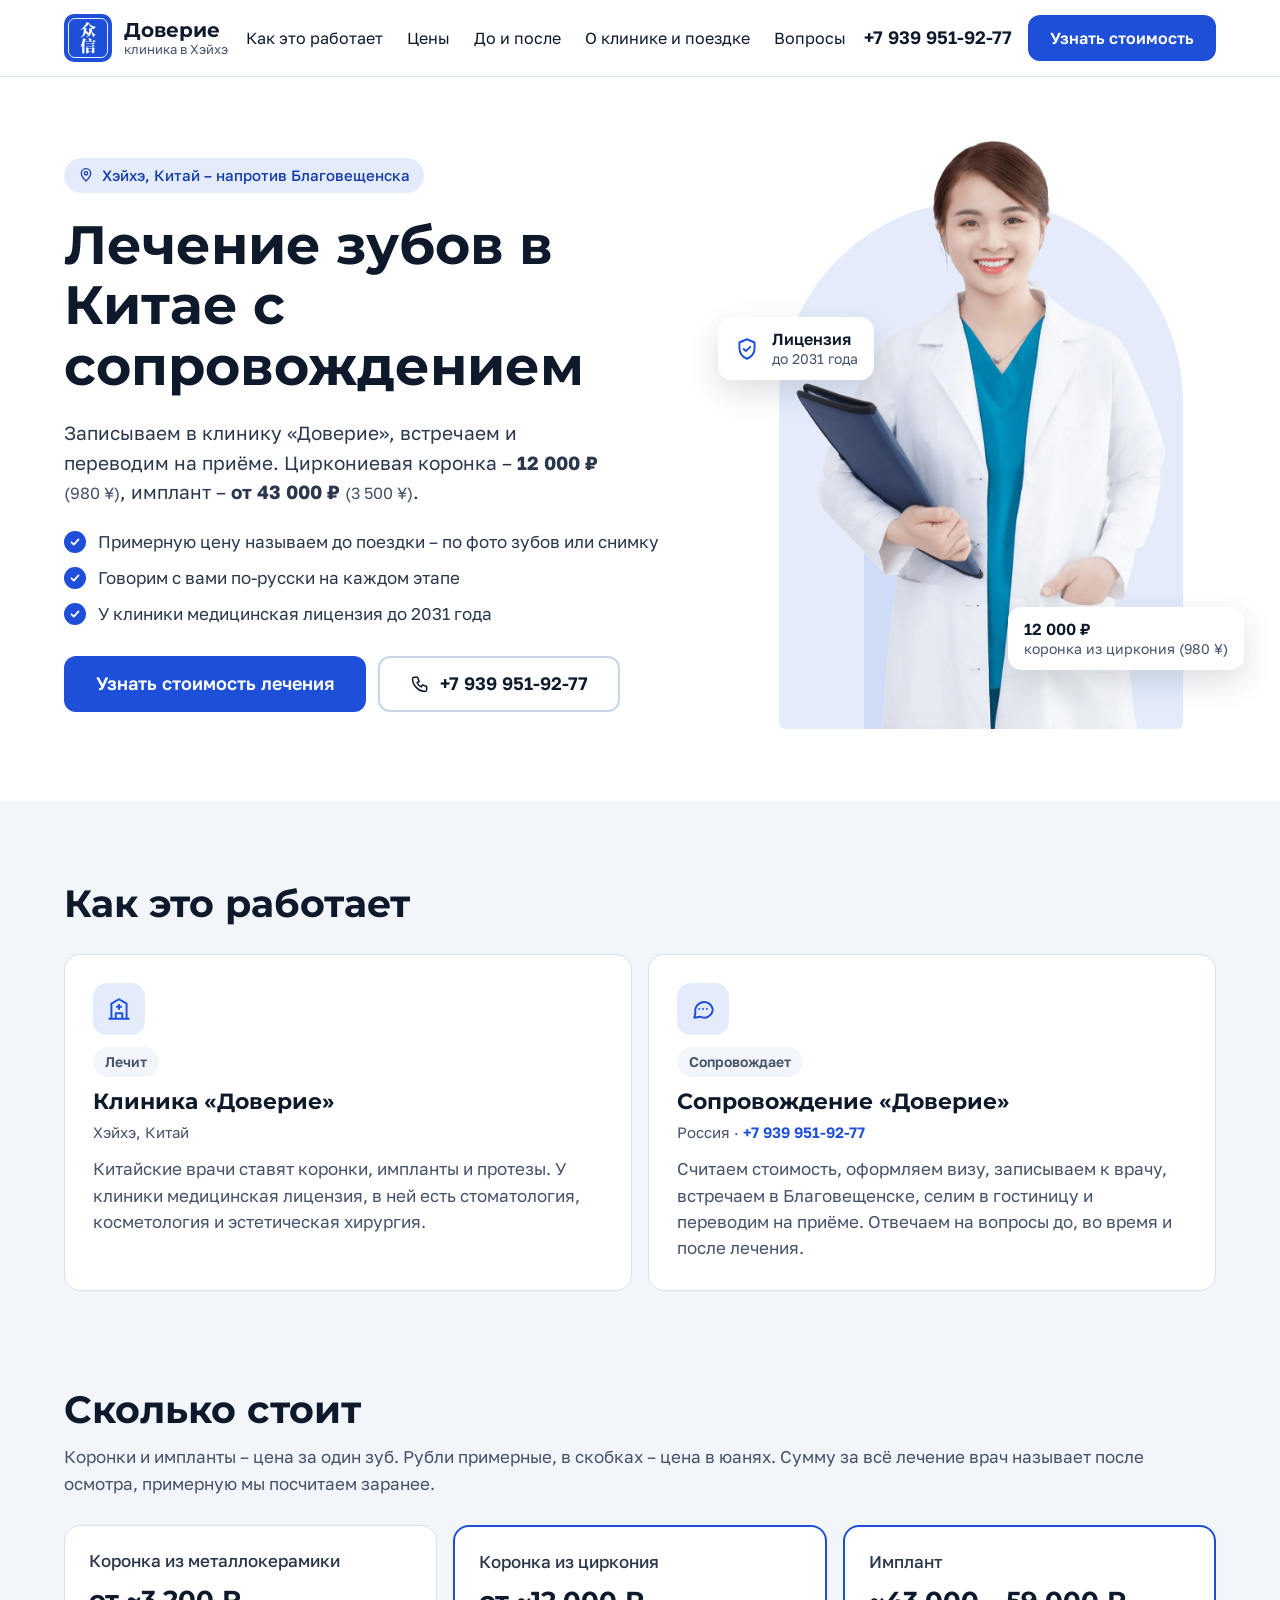
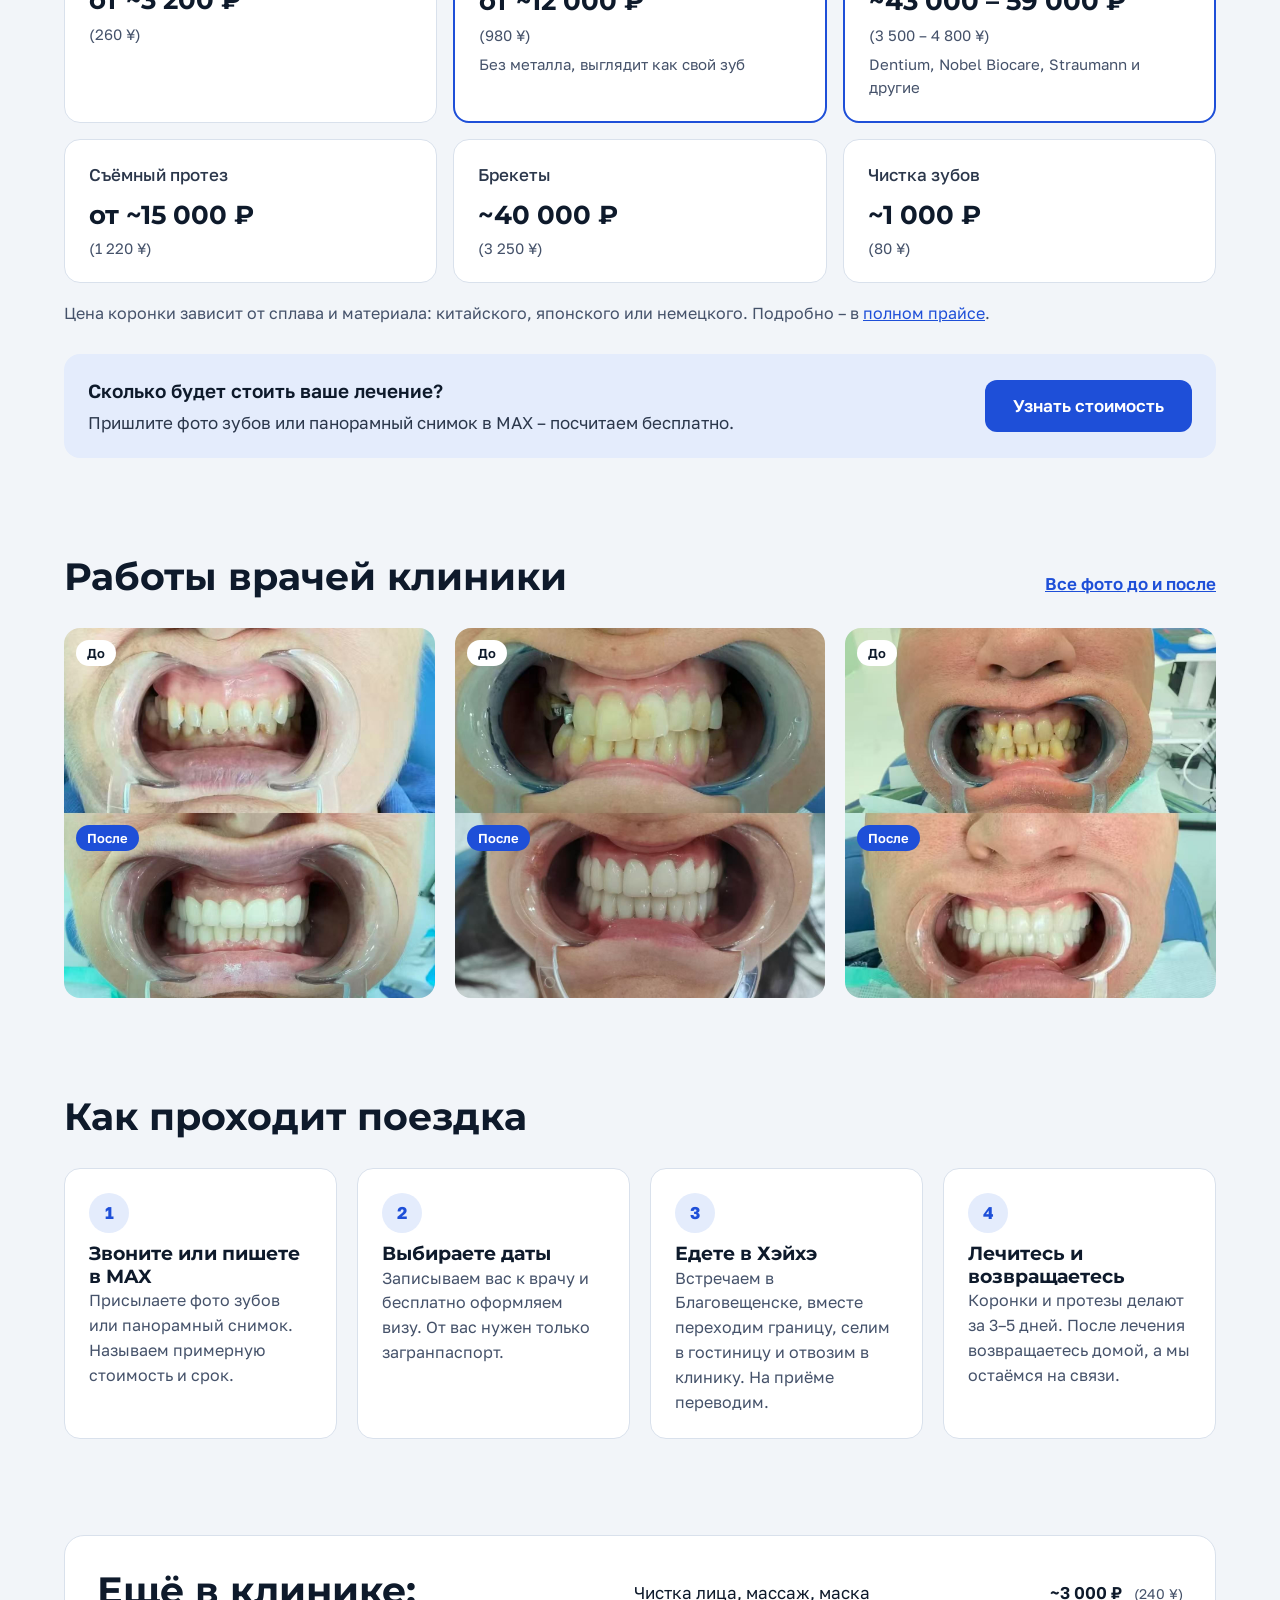
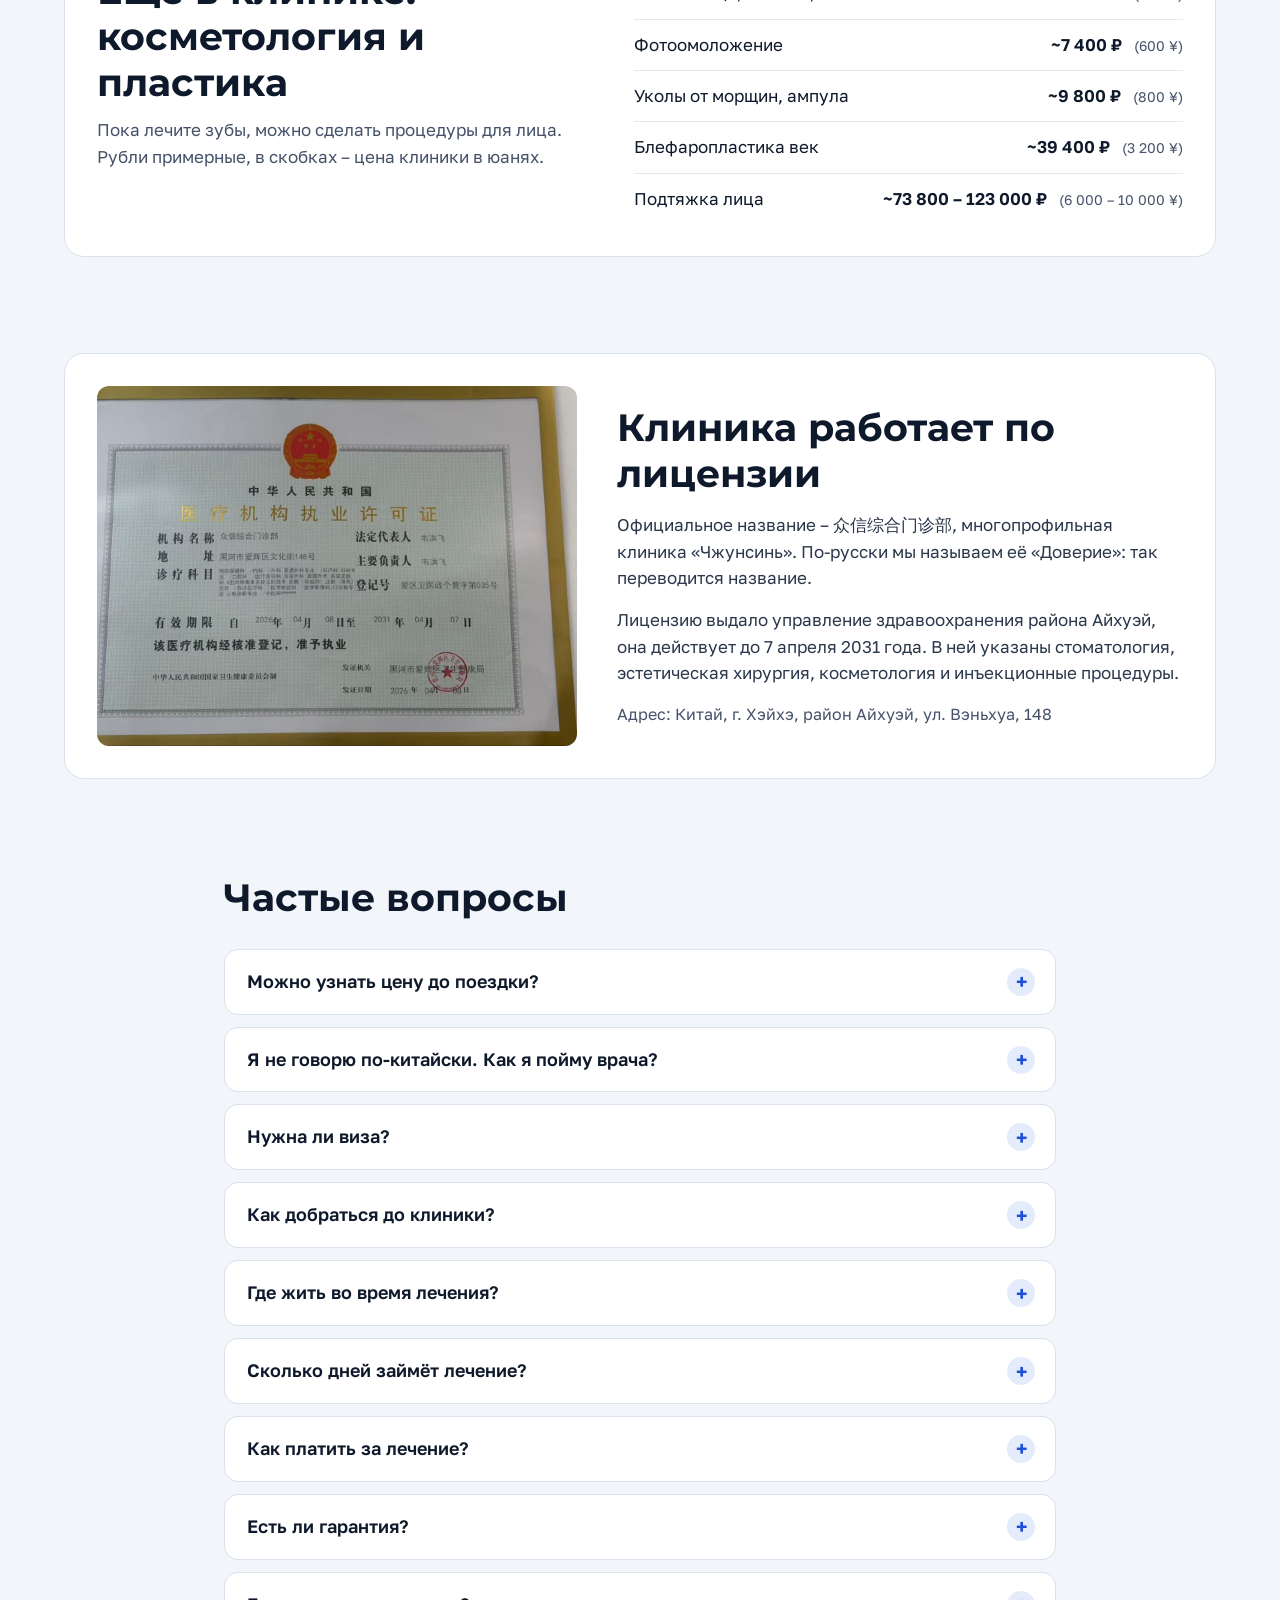
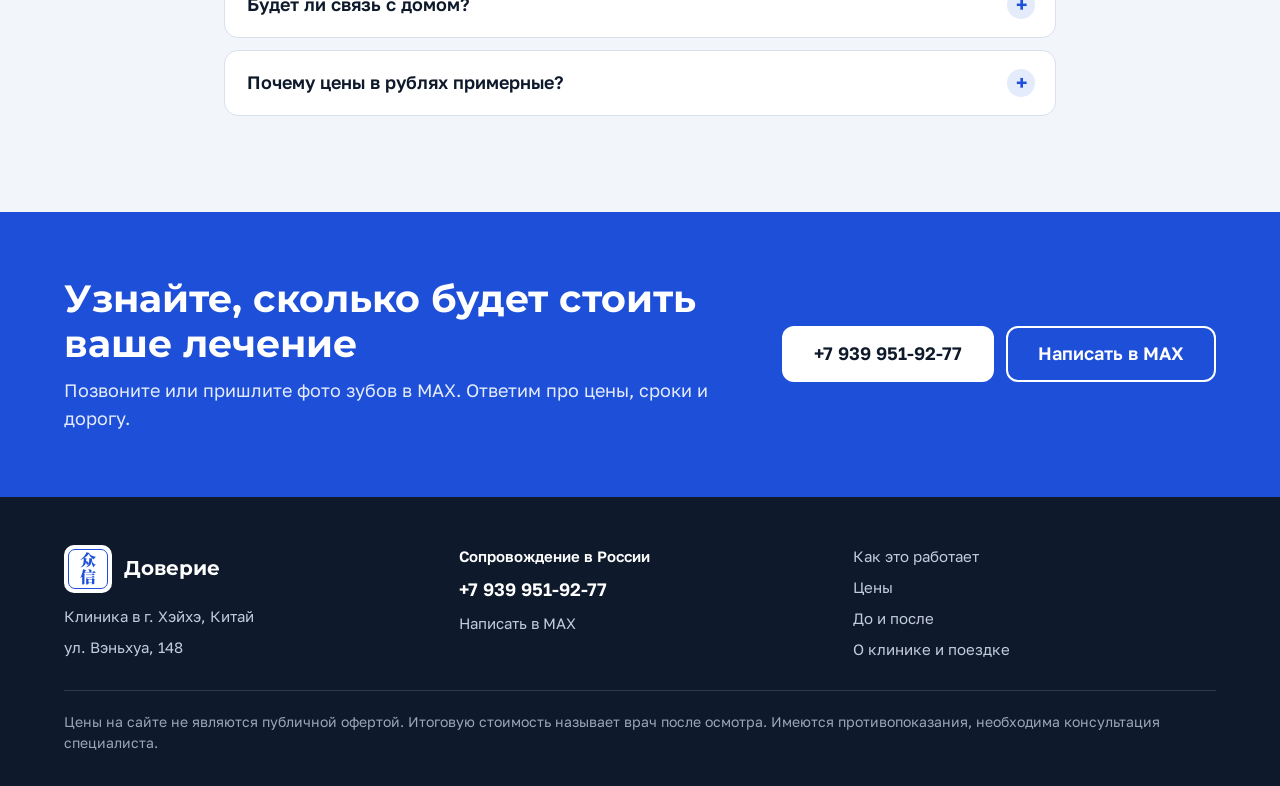
<file: index.html>
<!doctype html>
<html lang="ru">
<head>
  <meta charset="utf-8">
  <meta name="viewport" content="width=device-width, initial-scale=1">
  <title>Лечение зубов в Китае с сопровождением – клиника «Доверие», Хэйхэ</title>
  <meta name="description" content="Коронки, импланты и протезирование в клинике «Доверие» в Хэйхэ, напротив Благовещенска. Циркониевая коронка – 12 000 ₽, имплант – от 35 000 ₽. Встречаем, переводим, считаем цену до поездки.">
  <link rel="icon" href="favicon.svg" type="image/svg+xml">
  <link rel="preconnect" href="https://fonts.googleapis.com">
  <link rel="preconnect" href="https://fonts.gstatic.com" crossorigin>
  <link href="https://fonts.googleapis.com/css2?family=Golos+Text:wght@400;500;600&family=Montserrat:wght@600;700&display=swap" rel="stylesheet">
  <link href="https://fonts.googleapis.com/css2?family=Noto+Serif+SC:wght@900&text=%E4%BC%97%E4%BF%A1&display=swap" rel="stylesheet">
  <link rel="stylesheet" href="css/style.css">
</head>
<body>

<header class="header">
  <div class="container header-inner">
    <a href="index.html" class="logo">
      <span class="logo-mark" aria-hidden="true"><span class="seal"><span>众</span><span>信</span></span></span>
      <span class="logo-text">
        <span class="logo-name">Доверие</span>
        <span class="logo-sub">клиника в Хэйхэ</span>
      </span>
    </a>
    <nav class="nav" aria-label="Основное меню">
      <a href="index.html#how">Как это работает</a>
      <a href="prices.html">Цены</a>
      <a href="results.html">До и после</a>
      <a href="about.html">О клинике и поездке</a>
      <a href="index.html#faq">Вопросы</a>
    </nav>
    <div class="header-actions">
      <a href="tel:+79399519277" class="header-phone">+7 939 951-92-77</a>
      <button type="button" class="btn btn-primary btn-sm" data-open-modal>Узнать стоимость</button>
      <a href="tel:+79399519277" class="icon-btn tinted" aria-label="Позвонить">
        <svg aria-hidden="true" width="22" height="22" viewBox="0 0 24 24" fill="none" stroke="currentColor" stroke-width="1.8" stroke-linecap="round" stroke-linejoin="round"><path d="M5 4h4l2 5-2.5 1.5a11 11 0 0 0 5 5L15 13l5 2v4a2 2 0 0 1-2 2A16 16 0 0 1 3 6a2 2 0 0 1 2-2"/></svg>
      </a>
      <button type="button" class="icon-btn" aria-label="Меню" aria-expanded="false" aria-controls="mobile-menu" data-menu-toggle>
        <svg aria-hidden="true" width="22" height="22" viewBox="0 0 24 24" fill="none" stroke="currentColor" stroke-width="2" stroke-linecap="round"><path d="M4 7h16M4 12h16M4 17h16"/></svg>
      </button>
    </div>
  </div>
  <nav class="mobile-menu" id="mobile-menu" aria-label="Меню">
    <a href="index.html#how">Как это работает</a>
    <a href="prices.html">Цены</a>
    <a href="results.html">До и после</a>
    <a href="about.html">О клинике и поездке</a>
    <a href="index.html#faq">Вопросы</a>
  </nav>
</header>

<main id="top">

  <!-- 1. Первый экран: что, где, сколько, что делать -->
  <section class="hero">
    <div class="container hero-inner">
      <div class="hero-text">
        <p class="chip">
          <svg aria-hidden="true" width="16" height="16" viewBox="0 0 24 24" fill="none" stroke="currentColor" stroke-width="2" stroke-linecap="round" stroke-linejoin="round"><path d="M12 21s-7-6.2-7-11.5a7 7 0 0 1 14 0C19 14.8 12 21 12 21z"/><circle cx="12" cy="9.5" r="2.5"/></svg>
          Хэйхэ, Китай – напротив Благовещенска
        </p>
        <h1>Лечение зубов в Китае с сопровождением</h1>
        <p class="hero-lead">Записываем в клинику «Доверие», встречаем и переводим на приёме. Циркониевая коронка – <b>12 000 ₽ <small class="cny">(980 ¥)</small></b>, имплант – <b>от 43 000 ₽ <small class="cny">(3 500 ¥)</small></b>.</p>
        <ul class="checks">
          <li>Примерную цену называем до поездки – по фото зубов или снимку</li>
          <li>Говорим с вами по-русски на каждом этапе</li>
          <li>У клиники медицинская лицензия до 2031 года</li>
        </ul>
        <div class="hero-buttons">
          <button type="button" class="btn btn-primary btn-lg" data-open-modal>Узнать стоимость лечения</button>
          <a href="tel:+79399519277" class="btn btn-ghost btn-lg">
            <svg aria-hidden="true" width="20" height="20" viewBox="0 0 24 24" fill="none" stroke="currentColor" stroke-width="1.8" stroke-linecap="round" stroke-linejoin="round"><path d="M5 4h4l2 5-2.5 1.5a11 11 0 0 0 5 5L15 13l5 2v4a2 2 0 0 1-2 2A16 16 0 0 1 3 6a2 2 0 0 1 2-2"/></svg>
            +7 939 951-92-77
          </a>
        </div>
      </div>
      <div class="hero-visual">
        <div class="hero-arch" aria-hidden="true"></div>
        <picture>
          <source srcset="img/doctor.webp" type="image/webp">
          <img class="hero-doctor" src="img/doctor.png" alt="Врач в белом халате с папкой в руках" width="900" height="1432">
        </picture>
        <div class="hero-float float-1">
          <svg aria-hidden="true" width="26" height="26" viewBox="0 0 24 24" fill="none" stroke="currentColor" stroke-width="1.8" stroke-linecap="round" stroke-linejoin="round"><path d="M12 3l7 3v5c0 4.5-3 8.3-7 10-4-1.7-7-5.5-7-10V6l7-3z"/><path d="M9 12l2 2 4-4"/></svg>
          <span><b>Лицензия</b>до 2031 года</span>
        </div>
        <div class="hero-float float-2">
          <span><b>12 000 ₽</b>коронка из циркония (980 ¥)</span>
        </div>
      </div>
    </div>
  </section>

  <!-- 2. Кто мы и кто лечит -->
  <section class="section" id="how">
    <div class="container">
      <h2 class="section-title">Как это работает</h2>
      <div class="roles">
        <div class="role">
          <span class="role-icon" aria-hidden="true">
            <svg width="26" height="26" viewBox="0 0 24 24" fill="none" stroke="currentColor" stroke-width="1.8" stroke-linecap="round" stroke-linejoin="round"><path d="M3 21h18M5 21V7l7-4 7 4v14M9 21v-5h6v5M12 8v4M10 10h4"/></svg>
          </span>
          <span class="role-label">Лечит</span>
          <h3>Клиника «Доверие»</h3>
          <span class="role-place">Хэйхэ, Китай</span>
          <p>Китайские врачи ставят коронки, импланты и протезы. У клиники медицинская лицензия, в ней есть стоматология, косметология и эстетическая хирургия.</p>
        </div>
        <div class="role">
          <span class="role-icon" aria-hidden="true">
            <svg width="26" height="26" viewBox="0 0 24 24" fill="none" stroke="currentColor" stroke-width="1.8" stroke-linecap="round" stroke-linejoin="round"><path d="M21 12a8 8 0 0 1-11.6 7.1L4 20l1-4.6A8 8 0 1 1 21 12z"/><path d="M8.5 12h.01M12 12h.01M15.5 12h.01"/></svg>
          </span>
          <span class="role-label">Сопровождает</span>
          <h3>Сопровождение «Доверие»</h3>
          <span class="role-place">Россия · <a href="tel:+79399519277">+7 939 951-92-77</a></span>
          <p>Считаем стоимость, оформляем визу, записываем к врачу, встречаем в Благовещенске, селим в гостиницу и переводим на приёме. Отвечаем на вопросы до, во время и после лечения.</p>
        </div>
      </div>
    </div>
  </section>

  <!-- 3. Цены: простые карточки -->
  <section class="section" id="prices">
    <div class="container">
      <h2 class="section-title">Сколько стоит</h2>
      <p class="section-lead">Коронки и импланты – цена за один зуб. Рубли примерные, в скобках – цена в юанях. Сумму за всё лечение врач называет после осмотра, примерную мы посчитаем заранее.</p>
      <div class="price-grid">
        <div class="price-item">
          <span class="price-name">Коронка из металлокерамики</span>
          <span class="price-value">от ~3 200 ₽</span>
          <span class="price-cny">(260 ¥)</span>
        </div>
        <div class="price-item price-item-hl">
          <span class="price-name">Коронка из циркония</span>
          <span class="price-value">от ~12 000 ₽</span>
          <span class="price-cny">(980 ¥)</span>
          <span class="price-note">Без металла, выглядит как свой зуб</span>
        </div>
        <div class="price-item price-item-hl">
          <span class="price-name">Имплант</span>
          <span class="price-value"><span class="nw">~43 000</span> – <span class="nw">59 000 ₽</span></span>
          <span class="price-cny">(3 500 – 4 800 ¥)</span>
          <span class="price-note">Dentium, Nobel Biocare, Straumann и другие</span>
        </div>
        <div class="price-item">
          <span class="price-name">Съёмный протез</span>
          <span class="price-value">от ~15 000 ₽</span>
          <span class="price-cny">(1 220 ¥)</span>
        </div>
        <div class="price-item">
          <span class="price-name">Брекеты</span>
          <span class="price-value">~40 000 ₽</span>
          <span class="price-cny">(3 250 ¥)</span>
        </div>
        <div class="price-item">
          <span class="price-name">Чистка зубов</span>
          <span class="price-value">~1 000 ₽</span>
          <span class="price-cny">(80 ¥)</span>
        </div>
      </div>
      <p class="price-footnote">Цена коронки зависит от сплава и материала: китайского, японского или немецкого. Подробно – в <a href="prices.html">полном прайсе</a>.</p>
      <div class="cta-inline">
        <div>
          <b>Сколько будет стоить ваше лечение?</b>
          <span>Пришлите фото зубов или панорамный снимок в MAX – посчитаем бесплатно.</span>
        </div>
        <button type="button" class="btn btn-primary" data-open-modal>Узнать стоимость</button>
      </div>
    </div>
  </section>

  <!-- 4. До и после -->
  <section class="section" id="ba">
    <div class="container">
      <div class="section-head">
        <h2>Работы врачей клиники</h2>
        <a href="results.html">Все фото до и после</a>
      </div>
      <div class="gallery">
        <figure class="ba"><img src="img/ba1.jpg" alt="Пациент до и после установки коронок" loading="lazy"><span class="ba-tag ba-before">До</span><span class="ba-tag ba-after">После</span></figure>
        <figure class="ba"><img src="img/ba3.jpg" alt="Пациентка до и после установки коронок" loading="lazy"><span class="ba-tag ba-before">До</span><span class="ba-tag ba-after">После</span></figure>
        <figure class="ba"><img src="img/ba2.jpg" alt="Пациент до и после протезирования обеих челюстей" loading="lazy"><span class="ba-tag ba-before">До</span><span class="ba-tag ba-after">После</span></figure>
      </div>
    </div>
  </section>

  <!-- 5. Шаги -->
  <section class="section">
    <div class="container">
      <h2 class="section-title">Как проходит поездка</h2>
      <ol class="steps">
        <li class="step"><span class="step-num">1</span><div><h3>Звоните или пишете в MAX</h3><p>Присылаете фото зубов или панорамный снимок. Называем примерную стоимость и срок.</p></div></li>
        <li class="step"><span class="step-num">2</span><div><h3>Выбираете даты</h3><p>Записываем вас к врачу и бесплатно оформляем визу. От вас нужен только загранпаспорт.</p></div></li>
        <li class="step"><span class="step-num">3</span><div><h3>Едете в Хэйхэ</h3><p>Встречаем в Благовещенске, вместе переходим границу, селим в гостиницу и отвозим в клинику. На приёме переводим.</p></div></li>
        <li class="step"><span class="step-num">4</span><div><h3>Лечитесь и возвращаетесь</h3><p>Коронки и протезы делают за 3–5 дней. После лечения возвращаетесь домой, а мы остаёмся на связи.</p></div></li>
      </ol>
    </div>
  </section>

  <!-- 6. Другие направления -->
  <section class="section" id="cosm">
    <div class="container">
      <div class="extra">
        <div class="extra-text">
          <h2>Ещё в клинике: косметология и пластика</h2>
          <p>Пока лечите зубы, можно сделать процедуры для лица. Рубли примерные, в скобках – цена клиники в юанях.</p>
        </div>
        <div class="extra-list">
          <div class="list-row"><span>Чистка лица, массаж, маска</span><b>~3 000 ₽ <small class="cny">(240 ¥)</small></b></div>
          <div class="list-row"><span>Фотоомоложение</span><b>~7 400 ₽ <small class="cny">(600 ¥)</small></b></div>
          <div class="list-row"><span>Уколы от морщин, ампула</span><b>~9 800 ₽ <small class="cny">(800 ¥)</small></b></div>
          <div class="list-row"><span>Блефаропластика век</span><b>~39 400 ₽ <small class="cny">(3 200 ¥)</small></b></div>
          <div class="list-row"><span>Подтяжка лица</span><b>~73 800 – 123 000 ₽ <small class="cny">(6 000 – 10 000 ¥)</small></b></div>
        </div>
      </div>
    </div>
  </section>

  <!-- 7. Лицензия -->
  <section class="section" id="about">
    <div class="container">
      <div class="about">
        <img src="img/license.jpg" alt="Лицензия клиники на медицинскую деятельность" loading="lazy">
        <div class="about-text">
          <h2>Клиника работает по лицензии</h2>
          <p>Официальное название – 众信综合门诊部, многопрофильная клиника «Чжунсинь». По-русски мы называем её «Доверие»: так переводится название.</p>
          <p>Лицензию выдало управление здравоохранения района Айхуэй, она действует до 7 апреля 2031 года. В ней указаны стоматология, эстетическая хирургия, косметология и инъекционные процедуры.</p>
          <p class="addr">Адрес: Китай, г. Хэйхэ, район Айхуэй, ул. Вэньхуа, 148</p>
        </div>
      </div>
    </div>
  </section>

  <!-- 8. Вопросы -->
  <section class="section" id="faq">
    <div class="container faq-wrap">
      <h2 class="section-title">Частые вопросы</h2>
      <div class="faq">
        <details>
          <summary>Можно узнать цену до поездки?</summary>
          <p>Да. Пришлите в MAX фото зубов или панорамный снимок, и мы назовём примерную стоимость. Точную сумму врач скажет после осмотра в клинике.</p>
        </details>
        <details>
          <summary>Я не говорю по-китайски. Как я пойму врача?</summary>
          <p>Мы едем с вами в клинику и переводим на приёме. По телефону и в MAX тоже отвечаем по-русски.</p>
        </details>
        <details>
          <summary>Нужна ли виза?</summary>
          <p>Визу оформляем мы, бесплатно, и помогаем подготовить документы для границы. От вас нужен загранпаспорт.</p>
        </details>
        <details>
          <summary>Как добраться до клиники?</summary>
          <p>Вы сами приезжаете только в Благовещенск: самолётом, поездом или автобусом. Встречаем вас в аэропорту или на вокзале, вместе проходим границу и едем в клинику. Обратно в Благовещенск тоже отвозим. На границе берут сбор 100 ¥, его можно оплатить рублями.</p>
        </details>
        <details>
          <summary>Где жить во время лечения?</summary>
          <p>Селим в гостиницу с завтраком, это бесплатно.</p>
        </details>
        <details>
          <summary>Сколько дней займёт лечение?</summary>
          <p>Коронки и протезы делают за 3–5 дней. Точный срок врач называет после осмотра.</p>
        </details>
        <details>
          <summary>Как платить за лечение?</summary>
          <p>Наличными в рублях, юанях, долларах или евро по курсу банка либо переводом через приложение банка. В магазинах и кафе Хэйхэ берут наличные юани: российские банковские карты в Китае не работают.</p>
        </details>
        <details>
          <summary>Есть ли гарантия?</summary>
          <p>Да, клиника даёт гарантию на протезирование до 15 лет. Срок зависит от материала коронки.</p>
        </details>
        <details>
          <summary>Будет ли связь с домом?</summary>
          <p>Сигнал МТС и МегаФона из Благовещенска доходит до центра Хэйхэ, звонки по обычному тарифу. Роуминг лучше отключить. Хэйхэ живёт на час раньше Благовещенска и на 5 часов позже Москвы.</p>
        </details>
        <details>
          <summary>Почему цены в рублях примерные?</summary>
          <p>Клиника считает в юанях, а курс меняется каждый день. Рубли на сайте пересчитаны по курсу 1 ¥ ≈ 12,3 ₽. Точную стоимость лечения называет врач после осмотра.</p>
        </details>
      </div>
    </div>
  </section>

  <!-- 9. Призыв -->
  <section class="cta">
    <div class="container cta-inner">
      <div class="cta-text">
        <h2>Узнайте, сколько будет стоить ваше лечение</h2>
        <p>Позвоните или пришлите фото зубов в MAX. Ответим про цены, сроки и дорогу.</p>
      </div>
      <div class="cta-buttons">
        <a href="tel:+79399519277" class="btn btn-white btn-lg">+7 939 951-92-77</a>
        <a href="https://max.ru/u/f9LHodD0cOIxsKGDONqLUuIbmxn-f8KKlSaHfpyZMFqg988E66Gp0FWHZ8M" class="btn btn-white-outline btn-lg" target="_blank" rel="noopener">Написать в MAX</a>
      </div>
    </div>
  </section>

</main>

<footer class="footer">
  <div class="container footer-inner">
    <div class="footer-cols">
      <div class="footer-col">
        <span class="footer-logo"><span class="logo-mark logo-mark-white" aria-hidden="true"><span class="seal"><span>众</span><span>信</span></span></span><span class="brand">Доверие</span></span>
        <span>Клиника в г. Хэйхэ, Китай</span>
        <span>ул. Вэньхуа, 148</span>
      </div>
      <div class="footer-col">
        <span class="title">Сопровождение в России</span>
        <a href="tel:+79399519277" class="footer-phone">+7 939 951-92-77</a>
        <a href="https://max.ru/u/f9LHodD0cOIxsKGDONqLUuIbmxn-f8KKlSaHfpyZMFqg988E66Gp0FWHZ8M" target="_blank" rel="noopener">Написать в MAX</a>
      </div>
      <nav class="footer-col" aria-label="Разделы">
        <a href="index.html#how">Как это работает</a>
        <a href="prices.html">Цены</a>
        <a href="results.html">До и после</a>
        <a href="about.html">О клинике и поездке</a>
      </nav>
    </div>
    <div class="footer-legal">
      <span>Цены на сайте не являются публичной офертой. Итоговую стоимость называет врач после осмотра. Имеются противопоказания, необходима консультация специалиста.</span>
    </div>
  </div>
</footer>

<div class="mobile-bar">
  <a href="tel:+79399519277" class="btn btn-outline">Позвонить</a>
  <button type="button" class="btn btn-primary" data-open-modal>Узнать цену</button>
</div>

<div class="modal" id="book-modal" hidden>
  <div class="modal-box" role="dialog" aria-modal="true" aria-labelledby="book-title">
    <button type="button" class="modal-close" aria-label="Закрыть" data-close-modal>
      <svg aria-hidden="true" width="20" height="20" viewBox="0 0 24 24" fill="none" stroke="currentColor" stroke-width="2" stroke-linecap="round"><path d="M6 6l12 12M18 6L6 18"/></svg>
    </button>
    <h2 id="book-title">Узнать стоимость лечения</h2>
    <p>Позвоните или пришлите фото зубов в MAX. Посчитаем примерную стоимость и подберём даты.</p>
    <a href="tel:+79399519277" class="btn btn-primary btn-lg">Позвонить</a>
    <a href="https://max.ru/u/f9LHodD0cOIxsKGDONqLUuIbmxn-f8KKlSaHfpyZMFqg988E66Gp0FWHZ8M" class="btn btn-outline btn-lg" target="_blank" rel="noopener">Написать в MAX</a>
    <div class="copy-row">
      <span>+7 939 951-92-77</span>
      <button type="button" class="copy-btn" data-copy-phone>Скопировать</button>
    </div>
  </div>
</div>

<script src="js/main.js"></script>
</body>
</html>
</file>
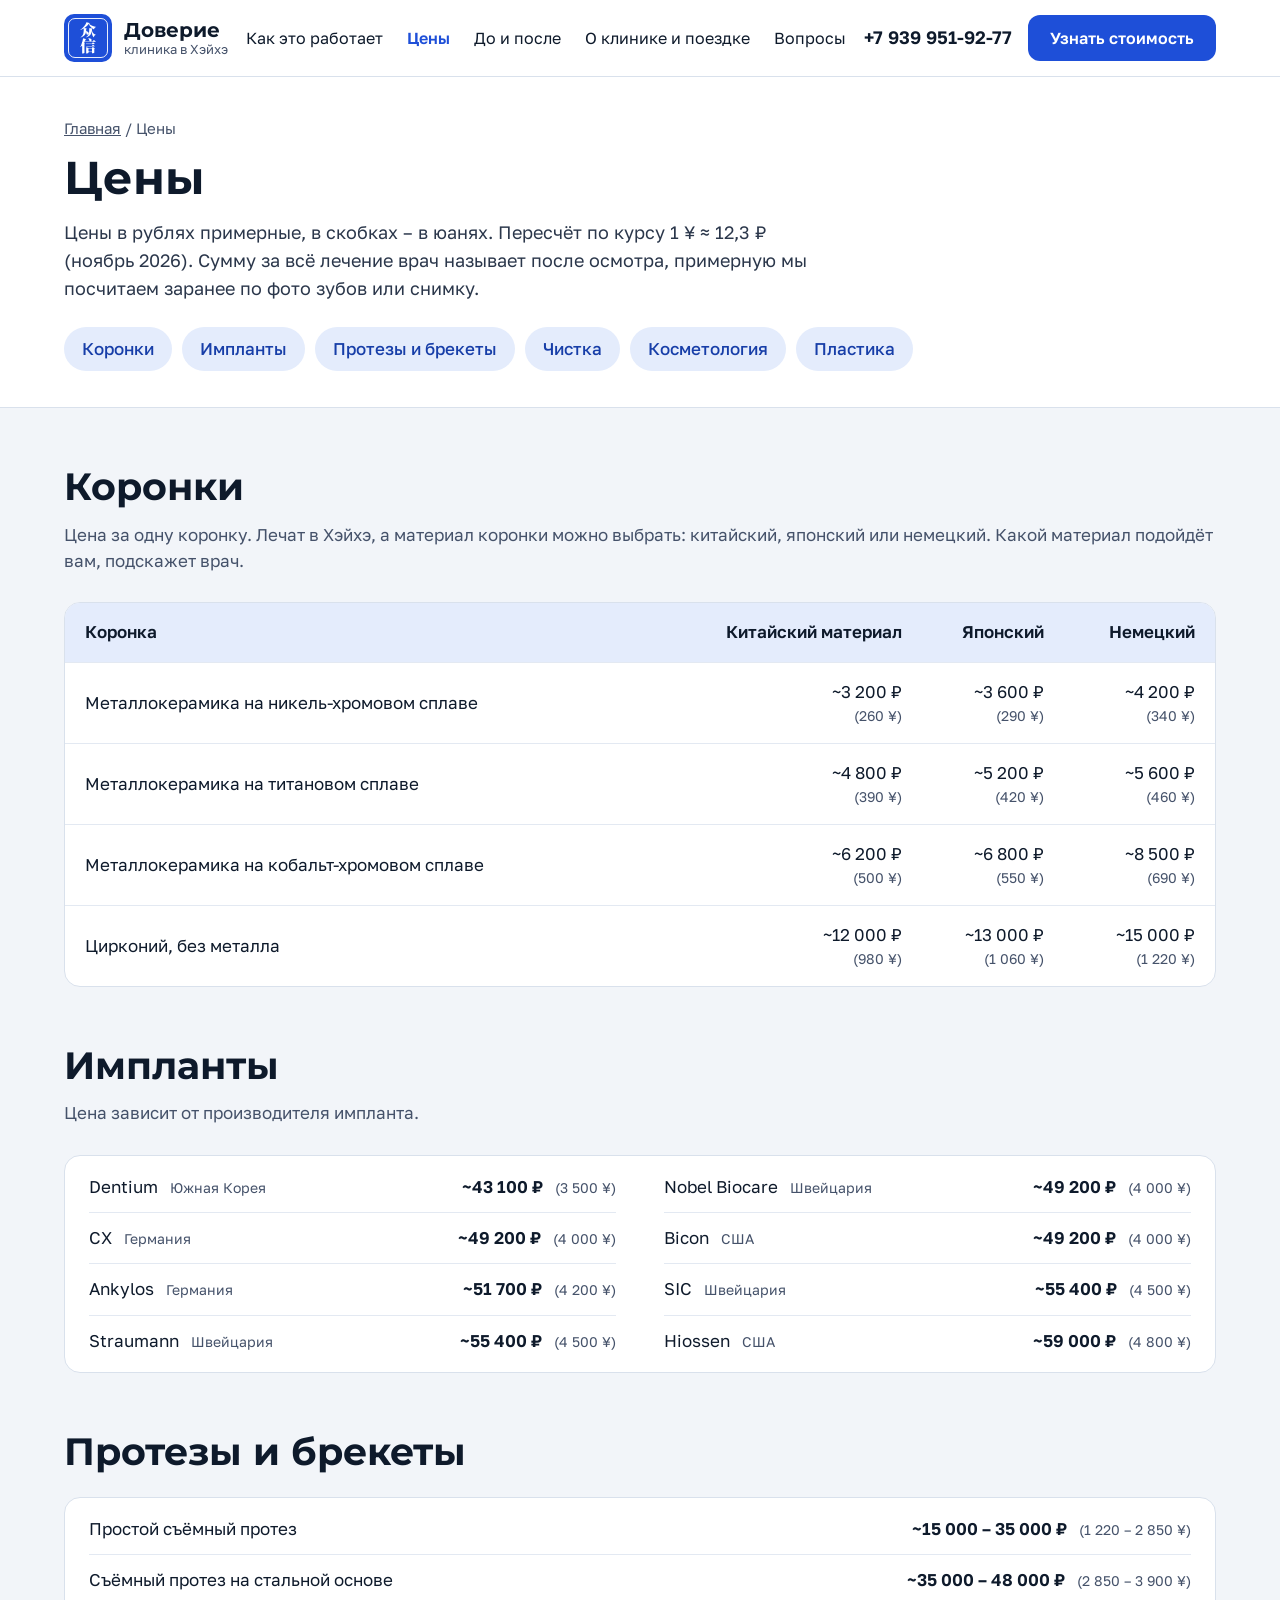
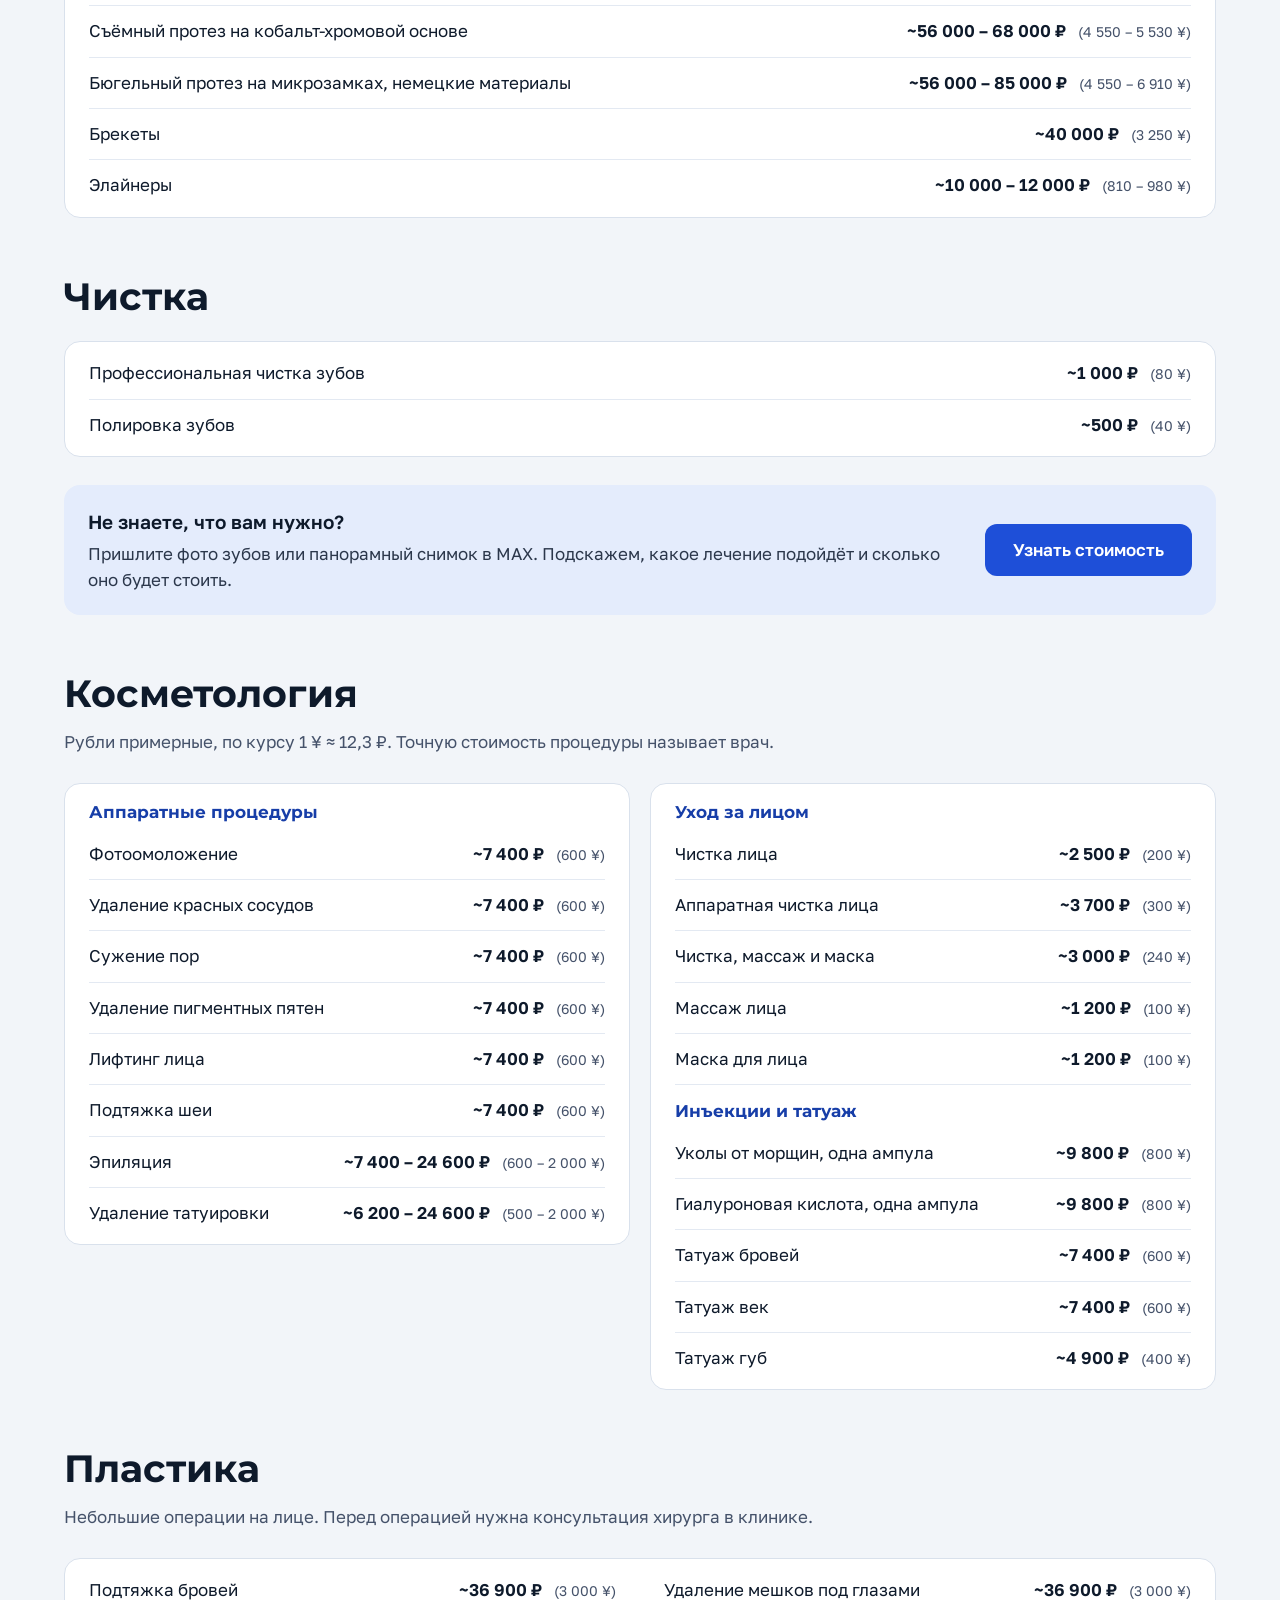
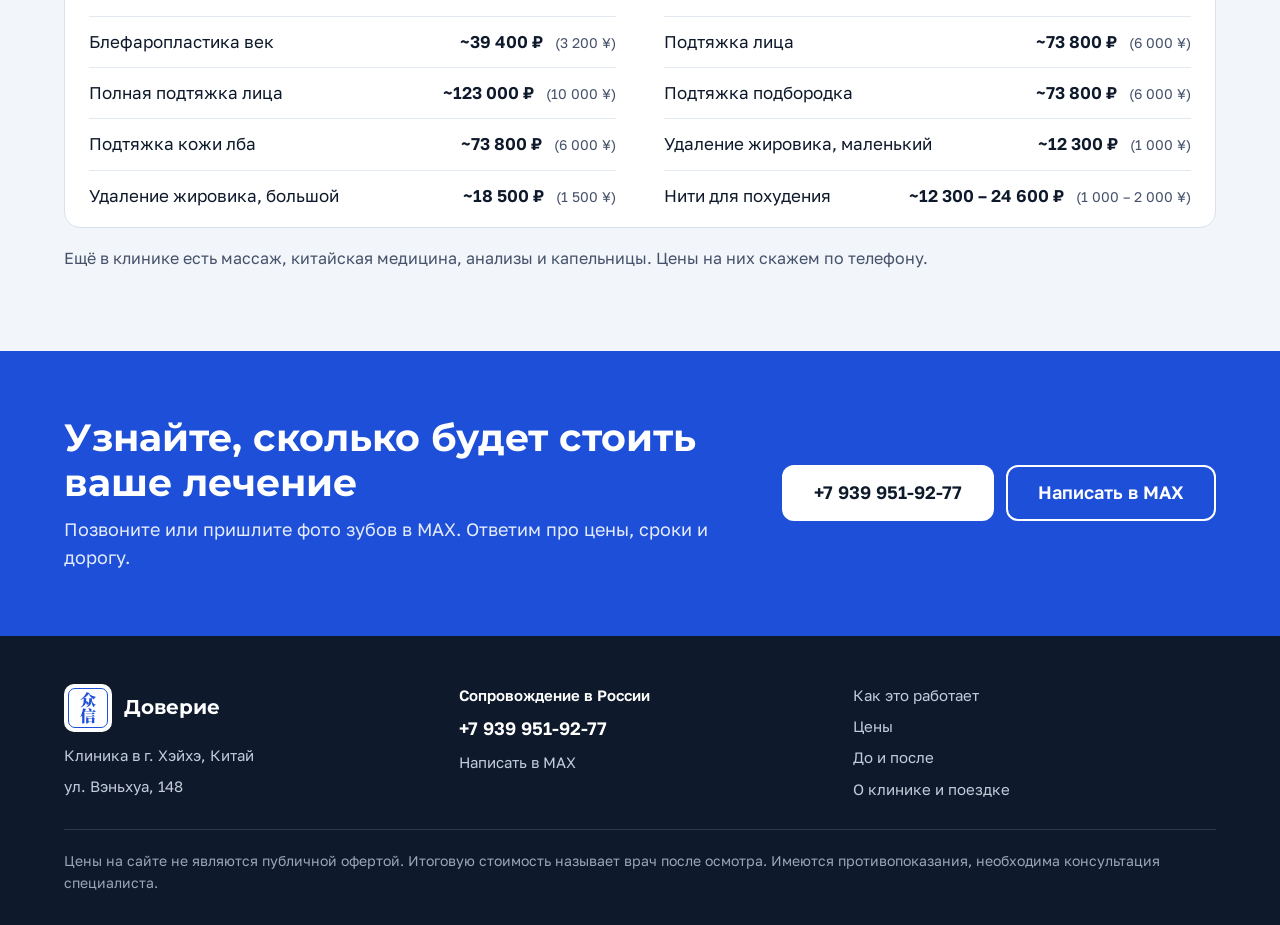
<file: prices.html>
<!doctype html>
<html lang="ru">
<head>
  <meta charset="utf-8">
  <meta name="viewport" content="width=device-width, initial-scale=1">
  <title>Цены на лечение зубов, косметологию и пластику – клиника «Доверие», Хэйхэ</title>
  <meta name="description" content="Полный прайс клиники «Доверие» в Хэйхэ: коронки от 3 200 ₽, импланты Dentium, Nobel Biocare, Straumann, протезы, брекеты, косметология и пластика.">
  <link rel="icon" href="favicon.svg" type="image/svg+xml">
  <link rel="preconnect" href="https://fonts.googleapis.com">
  <link rel="preconnect" href="https://fonts.gstatic.com" crossorigin>
  <link href="https://fonts.googleapis.com/css2?family=Golos+Text:wght@400;500;600&family=Montserrat:wght@600;700&display=swap" rel="stylesheet">
  <link href="https://fonts.googleapis.com/css2?family=Noto+Serif+SC:wght@900&text=%E4%BC%97%E4%BF%A1&display=swap" rel="stylesheet">
  <link rel="stylesheet" href="css/style.css">
</head>
<body>

<header class="header">
  <div class="container header-inner">
    <a href="index.html" class="logo">
      <span class="logo-mark" aria-hidden="true"><span class="seal"><span>众</span><span>信</span></span></span>
      <span class="logo-text">
        <span class="logo-name">Доверие</span>
        <span class="logo-sub">клиника в Хэйхэ</span>
      </span>
    </a>
    <nav class="nav" aria-label="Основное меню">
      <a href="index.html#how">Как это работает</a>
      <a href="prices.html" aria-current="page">Цены</a>
      <a href="results.html">До и после</a>
      <a href="about.html">О клинике и поездке</a>
      <a href="index.html#faq">Вопросы</a>
    </nav>
    <div class="header-actions">
      <a href="tel:+79399519277" class="header-phone">+7 939 951-92-77</a>
      <button type="button" class="btn btn-primary btn-sm" data-open-modal>Узнать стоимость</button>
      <a href="tel:+79399519277" class="icon-btn tinted" aria-label="Позвонить">
        <svg aria-hidden="true" width="22" height="22" viewBox="0 0 24 24" fill="none" stroke="currentColor" stroke-width="1.8" stroke-linecap="round" stroke-linejoin="round"><path d="M5 4h4l2 5-2.5 1.5a11 11 0 0 0 5 5L15 13l5 2v4a2 2 0 0 1-2 2A16 16 0 0 1 3 6a2 2 0 0 1 2-2"/></svg>
      </a>
      <button type="button" class="icon-btn" aria-label="Меню" aria-expanded="false" aria-controls="mobile-menu" data-menu-toggle>
        <svg aria-hidden="true" width="22" height="22" viewBox="0 0 24 24" fill="none" stroke="currentColor" stroke-width="2" stroke-linecap="round"><path d="M4 7h16M4 12h16M4 17h16"/></svg>
      </button>
    </div>
  </div>
  <nav class="mobile-menu" id="mobile-menu" aria-label="Меню">
    <a href="index.html#how">Как это работает</a>
    <a href="prices.html" aria-current="page">Цены</a>
    <a href="results.html">До и после</a>
    <a href="about.html">О клинике и поездке</a>
    <a href="index.html#faq">Вопросы</a>
  </nav>
</header>

<main>
  <section class="page-head">
    <div class="container">
      <nav class="crumbs" aria-label="Навигация"><a href="index.html">Главная</a> / Цены</nav>
      <h1>Цены</h1>
      <p class="page-lead">Цены в рублях примерные, в скобках – в юанях. Пересчёт по курсу 1 ¥ ≈ 12,3 ₽ (ноябрь 2026). Сумму за всё лечение врач называет после осмотра, примерную мы посчитаем заранее по фото зубов или снимку.</p>
      <nav class="jump" aria-label="Разделы прайса">
        <a href="#crowns">Коронки</a>
        <a href="#implants">Импланты</a>
        <a href="#prosthesis">Протезы и брекеты</a>
        <a href="#hygiene">Чистка</a>
        <a href="#cosmetology">Косметология</a>
        <a href="#plastic">Пластика</a>
      </nav>
    </div>
  </section>

  <!-- Коронки -->
  <section class="price-section" id="crowns">
    <div class="container">
      <h2>Коронки</h2>
      <p class="section-lead">Цена за одну коронку. Лечат в Хэйхэ, а материал коронки можно выбрать: китайский, японский или немецкий. Какой материал подойдёт вам, подскажет врач.</p>
      <div class="table-box">
        <table class="price-table">
          <thead>
            <tr><th scope="col">Коронка</th><th scope="col" class="num">Китайский материал</th><th scope="col" class="num">Японский</th><th scope="col" class="num">Немецкий</th></tr>
          </thead>
          <tbody>
            <tr><td>Металлокерамика на никель-хромовом сплаве</td><td class="num">~3 200 ₽<small class="cny">(260 ¥)</small></td><td class="num">~3 600 ₽<small class="cny">(290 ¥)</small></td><td class="num">~4 200 ₽<small class="cny">(340 ¥)</small></td></tr>
            <tr><td>Металлокерамика на титановом сплаве</td><td class="num">~4 800 ₽<small class="cny">(390 ¥)</small></td><td class="num">~5 200 ₽<small class="cny">(420 ¥)</small></td><td class="num">~5 600 ₽<small class="cny">(460 ¥)</small></td></tr>
            <tr><td>Металлокерамика на кобальт-хромовом сплаве</td><td class="num">~6 200 ₽<small class="cny">(500 ¥)</small></td><td class="num">~6 800 ₽<small class="cny">(550 ¥)</small></td><td class="num">~8 500 ₽<small class="cny">(690 ¥)</small></td></tr>
            <tr><td>Цирконий, без металла</td><td class="num">~12 000 ₽<small class="cny">(980 ¥)</small></td><td class="num">~13 000 ₽<small class="cny">(1 060 ¥)</small></td><td class="num">~15 000 ₽<small class="cny">(1 220 ¥)</small></td></tr>
          </tbody>
        </table>
      </div>
      <div class="price-cards">
        <div class="price-card"><span>Металлокерамика, никель-хром</span><div class="cols"><span>Китайский<b>~3 200 ₽ <small class="cny">(260 ¥)</small></b></span><span>Японский<b>~3 600 ₽ <small class="cny">(290 ¥)</small></b></span><span>Немецкий<b>~4 200 ₽ <small class="cny">(340 ¥)</small></b></span></div></div>
        <div class="price-card"><span>Металлокерамика, титан</span><div class="cols"><span>Китайский<b>~4 800 ₽ <small class="cny">(390 ¥)</small></b></span><span>Японский<b>~5 200 ₽ <small class="cny">(420 ¥)</small></b></span><span>Немецкий<b>~5 600 ₽ <small class="cny">(460 ¥)</small></b></span></div></div>
        <div class="price-card"><span>Металлокерамика, кобальт-хром</span><div class="cols"><span>Китайский<b>~6 200 ₽ <small class="cny">(500 ¥)</small></b></span><span>Японский<b>~6 800 ₽ <small class="cny">(550 ¥)</small></b></span><span>Немецкий<b>~8 500 ₽ <small class="cny">(690 ¥)</small></b></span></div></div>
        <div class="price-card"><span>Цирконий, без металла</span><div class="cols"><span>Китайский<b>~12 000 ₽ <small class="cny">(980 ¥)</small></b></span><span>Японский<b>~13 000 ₽ <small class="cny">(1 060 ¥)</small></b></span><span>Немецкий<b>~15 000 ₽ <small class="cny">(1 220 ¥)</small></b></span></div></div>
      </div>
    </div>
  </section>

  <!-- Импланты -->
  <section class="price-section" id="implants">
    <div class="container">
      <h2>Импланты</h2>
      <p class="section-lead">Цена зависит от производителя импланта.</p>
      <div class="list-box list-box-2col">
        <div class="list-row"><span>Dentium <small>Южная Корея</small></span><b>~43 100 ₽ <small class="cny">(3 500 ¥)</small></b></div>
        <div class="list-row"><span>Nobel Biocare <small>Швейцария</small></span><b>~49 200 ₽ <small class="cny">(4 000 ¥)</small></b></div>
        <div class="list-row"><span>CX <small>Германия</small></span><b>~49 200 ₽ <small class="cny">(4 000 ¥)</small></b></div>
        <div class="list-row"><span>Bicon <small>США</small></span><b>~49 200 ₽ <small class="cny">(4 000 ¥)</small></b></div>
        <div class="list-row"><span>Ankylos <small>Германия</small></span><b>~51 700 ₽ <small class="cny">(4 200 ¥)</small></b></div>
        <div class="list-row"><span>SIC <small>Швейцария</small></span><b>~55 400 ₽ <small class="cny">(4 500 ¥)</small></b></div>
        <div class="list-row"><span>Straumann <small>Швейцария</small></span><b>~55 400 ₽ <small class="cny">(4 500 ¥)</small></b></div>
        <div class="list-row"><span>Hiossen <small>США</small></span><b>~59 000 ₽ <small class="cny">(4 800 ¥)</small></b></div>
      </div>
    </div>
  </section>

  <!-- Протезы -->
  <section class="price-section" id="prosthesis">
    <div class="container">
      <h2>Протезы и брекеты</h2>
      <div class="list-box">
        <div class="list-row"><span>Простой съёмный протез</span><b>~15 000 – 35 000 ₽ <small class="cny">(1 220 – 2 850 ¥)</small></b></div>
        <div class="list-row"><span>Съёмный протез на стальной основе</span><b>~35 000 – 48 000 ₽ <small class="cny">(2 850 – 3 900 ¥)</small></b></div>
        <div class="list-row"><span>Съёмный протез на кобальт-хромовой основе</span><b>~56 000 – 68 000 ₽ <small class="cny">(4 550 – 5 530 ¥)</small></b></div>
        <div class="list-row"><span>Бюгельный протез на микрозамках, немецкие материалы</span><b>~56 000 – 85 000 ₽ <small class="cny">(4 550 – 6 910 ¥)</small></b></div>
        <div class="list-row"><span>Брекеты</span><b>~40 000 ₽ <small class="cny">(3 250 ¥)</small></b></div>
        <div class="list-row"><span>Элайнеры</span><b>~10 000 – 12 000 ₽ <small class="cny">(810 – 980 ¥)</small></b></div>
      </div>
    </div>
  </section>

  <!-- Гигиена -->
  <section class="price-section" id="hygiene">
    <div class="container">
      <h2>Чистка</h2>
      <div class="list-box">
        <div class="list-row"><span>Профессиональная чистка зубов</span><b>~1 000 ₽ <small class="cny">(80 ¥)</small></b></div>
        <div class="list-row"><span>Полировка зубов</span><b>~500 ₽ <small class="cny">(40 ¥)</small></b></div>
      </div>
      <div class="cta-inline">
        <div>
          <b>Не знаете, что вам нужно?</b>
          <span>Пришлите фото зубов или панорамный снимок в MAX. Подскажем, какое лечение подойдёт и сколько оно будет стоить.</span>
        </div>
        <button type="button" class="btn btn-primary" data-open-modal>Узнать стоимость</button>
      </div>
    </div>
  </section>

  <!-- Косметология -->
  <section class="price-section" id="cosmetology">
    <div class="container">
      <h2>Косметология</h2>
      <p class="section-lead">Рубли примерные, по курсу 1 ¥ ≈ 12,3 ₽. Точную стоимость процедуры называет врач.</p>
      <div class="price-columns">
        <div class="list-box">
          <h3 class="list-title">Аппаратные процедуры</h3>
          <div class="list-row"><span>Фотоомоложение</span><b>~7 400 ₽ <small class="cny">(600 ¥)</small></b></div>
          <div class="list-row"><span>Удаление красных сосудов</span><b>~7 400 ₽ <small class="cny">(600 ¥)</small></b></div>
          <div class="list-row"><span>Сужение пор</span><b>~7 400 ₽ <small class="cny">(600 ¥)</small></b></div>
          <div class="list-row"><span>Удаление пигментных пятен</span><b>~7 400 ₽ <small class="cny">(600 ¥)</small></b></div>
          <div class="list-row"><span>Лифтинг лица</span><b>~7 400 ₽ <small class="cny">(600 ¥)</small></b></div>
          <div class="list-row"><span>Подтяжка шеи</span><b>~7 400 ₽ <small class="cny">(600 ¥)</small></b></div>
          <div class="list-row"><span>Эпиляция</span><b>~7 400 – 24 600 ₽ <small class="cny">(600 – 2 000 ¥)</small></b></div>
          <div class="list-row"><span>Удаление татуировки</span><b>~6 200 – 24 600 ₽ <small class="cny">(500 – 2 000 ¥)</small></b></div>
        </div>
        <div class="list-box">
          <h3 class="list-title">Уход за лицом</h3>
          <div class="list-row"><span>Чистка лица</span><b>~2 500 ₽ <small class="cny">(200 ¥)</small></b></div>
          <div class="list-row"><span>Аппаратная чистка лица</span><b>~3 700 ₽ <small class="cny">(300 ¥)</small></b></div>
          <div class="list-row"><span>Чистка, массаж и маска</span><b>~3 000 ₽ <small class="cny">(240 ¥)</small></b></div>
          <div class="list-row"><span>Массаж лица</span><b>~1 200 ₽ <small class="cny">(100 ¥)</small></b></div>
          <div class="list-row"><span>Маска для лица</span><b>~1 200 ₽ <small class="cny">(100 ¥)</small></b></div>
          <h3 class="list-title">Инъекции и татуаж</h3>
          <div class="list-row"><span>Уколы от морщин, одна ампула</span><b>~9 800 ₽ <small class="cny">(800 ¥)</small></b></div>
          <div class="list-row"><span>Гиалуроновая кислота, одна ампула</span><b>~9 800 ₽ <small class="cny">(800 ¥)</small></b></div>
          <div class="list-row"><span>Татуаж бровей</span><b>~7 400 ₽ <small class="cny">(600 ¥)</small></b></div>
          <div class="list-row"><span>Татуаж век</span><b>~7 400 ₽ <small class="cny">(600 ¥)</small></b></div>
          <div class="list-row"><span>Татуаж губ</span><b>~4 900 ₽ <small class="cny">(400 ¥)</small></b></div>
        </div>
      </div>
    </div>
  </section>

  <!-- Пластика -->
  <section class="price-section" id="plastic">
    <div class="container">
      <h2>Пластика</h2>
      <p class="section-lead">Небольшие операции на лице. Перед операцией нужна консультация хирурга в клинике.</p>
      <div class="list-box list-box-2col">
        <div class="list-row"><span>Подтяжка бровей</span><b>~36 900 ₽ <small class="cny">(3 000 ¥)</small></b></div>
        <div class="list-row"><span>Удаление мешков под глазами</span><b>~36 900 ₽ <small class="cny">(3 000 ¥)</small></b></div>
        <div class="list-row"><span>Блефаропластика век</span><b>~39 400 ₽ <small class="cny">(3 200 ¥)</small></b></div>
        <div class="list-row"><span>Подтяжка лица</span><b>~73 800 ₽ <small class="cny">(6 000 ¥)</small></b></div>
        <div class="list-row"><span>Полная подтяжка лица</span><b>~123 000 ₽ <small class="cny">(10 000 ¥)</small></b></div>
        <div class="list-row"><span>Подтяжка подбородка</span><b>~73 800 ₽ <small class="cny">(6 000 ¥)</small></b></div>
        <div class="list-row"><span>Подтяжка кожи лба</span><b>~73 800 ₽ <small class="cny">(6 000 ¥)</small></b></div>
        <div class="list-row"><span>Удаление жировика, маленький</span><b>~12 300 ₽ <small class="cny">(1 000 ¥)</small></b></div>
        <div class="list-row"><span>Удаление жировика, большой</span><b>~18 500 ₽ <small class="cny">(1 500 ¥)</small></b></div>
        <div class="list-row"><span>Нити для похудения</span><b>~12 300 – 24 600 ₽ <small class="cny">(1 000 – 2 000 ¥)</small></b></div>
      </div>
      <p class="price-footnote">Ещё в клинике есть массаж, китайская медицина, анализы и капельницы. Цены на них скажем по телефону.</p>
    </div>
  </section>

  <section class="cta">
    <div class="container cta-inner">
      <div class="cta-text">
        <h2>Узнайте, сколько будет стоить ваше лечение</h2>
        <p>Позвоните или пришлите фото зубов в MAX. Ответим про цены, сроки и дорогу.</p>
      </div>
      <div class="cta-buttons">
        <a href="tel:+79399519277" class="btn btn-white btn-lg">+7 939 951-92-77</a>
        <a href="https://max.ru/u/f9LHodD0cOIxsKGDONqLUuIbmxn-f8KKlSaHfpyZMFqg988E66Gp0FWHZ8M" class="btn btn-white-outline btn-lg" target="_blank" rel="noopener">Написать в MAX</a>
      </div>
    </div>
  </section>
</main>

<footer class="footer">
  <div class="container footer-inner">
    <div class="footer-cols">
      <div class="footer-col">
        <span class="footer-logo"><span class="logo-mark logo-mark-white" aria-hidden="true"><span class="seal"><span>众</span><span>信</span></span></span><span class="brand">Доверие</span></span>
        <span>Клиника в г. Хэйхэ, Китай</span>
        <span>ул. Вэньхуа, 148</span>
      </div>
      <div class="footer-col">
        <span class="title">Сопровождение в России</span>
        <a href="tel:+79399519277" class="footer-phone">+7 939 951-92-77</a>
        <a href="https://max.ru/u/f9LHodD0cOIxsKGDONqLUuIbmxn-f8KKlSaHfpyZMFqg988E66Gp0FWHZ8M" target="_blank" rel="noopener">Написать в MAX</a>
      </div>
      <nav class="footer-col" aria-label="Разделы">
        <a href="index.html#how">Как это работает</a>
        <a href="prices.html">Цены</a>
        <a href="results.html">До и после</a>
        <a href="about.html">О клинике и поездке</a>
      </nav>
    </div>
    <div class="footer-legal">
      <span>Цены на сайте не являются публичной офертой. Итоговую стоимость называет врач после осмотра. Имеются противопоказания, необходима консультация специалиста.</span>
    </div>
  </div>
</footer>

<div class="mobile-bar">
  <a href="tel:+79399519277" class="btn btn-outline">Позвонить</a>
  <button type="button" class="btn btn-primary" data-open-modal>Узнать цену</button>
</div>

<div class="modal" id="book-modal" hidden>
  <div class="modal-box" role="dialog" aria-modal="true" aria-labelledby="book-title">
    <button type="button" class="modal-close" aria-label="Закрыть" data-close-modal>
      <svg aria-hidden="true" width="20" height="20" viewBox="0 0 24 24" fill="none" stroke="currentColor" stroke-width="2" stroke-linecap="round"><path d="M6 6l12 12M18 6L6 18"/></svg>
    </button>
    <h2 id="book-title">Узнать стоимость лечения</h2>
    <p>Позвоните или пришлите фото зубов в MAX. Посчитаем примерную стоимость и подберём даты.</p>
    <a href="tel:+79399519277" class="btn btn-primary btn-lg">Позвонить</a>
    <a href="https://max.ru/u/f9LHodD0cOIxsKGDONqLUuIbmxn-f8KKlSaHfpyZMFqg988E66Gp0FWHZ8M" class="btn btn-outline btn-lg" target="_blank" rel="noopener">Написать в MAX</a>
    <div class="copy-row">
      <span>+7 939 951-92-77</span>
      <button type="button" class="copy-btn" data-copy-phone>Скопировать</button>
    </div>
  </div>
</div>

<script src="js/main.js"></script>
</body>
</html>
</file>
<file: css/style.css>
:root {
  --bg: #F2F5F9;
  --surface: #FFFFFF;
  --ink: #0E1A2B;
  --text: #2B374B;
  --muted: #45526A;
  --line: #D9E1EC;
  --line-soft: #E3E9F2;
  --accent: #1E4FD8;
  --accent-dark: #173EA8;
  --tint: #E4ECFC;
  --radius: 16px;
}

* { box-sizing: border-box; }

html { scroll-behavior: smooth; }

body {
  margin: 0;
  background: var(--bg);
  color: var(--ink);
  font-family: 'Golos Text', Arial, sans-serif;
  font-size: 17px;
  line-height: 1.55;
}

h1, h2, h3 { font-family: Montserrat, Arial, sans-serif; margin: 0; line-height: 1.2; }
h2 { font-size: clamp(26px, 3vw, 38px); }
p { margin: 0; }
img { display: block; max-width: 100%; }
a { color: var(--accent); }
a:hover { color: var(--accent-dark); }

.container { max-width: 1200px; margin: 0 auto; padding: 0 24px; }
.section { padding: 80px 0 16px; }
.section-title { margin-bottom: 28px; }
.section-lead { color: var(--muted); margin: -16px 0 28px; }
.muted { color: var(--muted); }

/* Кнопки */
.btn {
  display: inline-flex; align-items: center; justify-content: center; gap: 10px;
  min-height: 52px; padding: 0 26px; border-radius: 12px;
  font: inherit; font-weight: 600; font-size: 17px; text-decoration: none;
  cursor: pointer; border: 2px solid transparent; transition: background .15s, color .15s, border-color .15s;
}
.btn-primary { background: var(--accent); color: #fff; }
.btn-primary:hover { background: var(--accent-dark); color: #fff; }
.btn-outline { border-color: var(--accent); color: var(--accent); background: transparent; }
.btn-outline:hover { background: var(--tint); }
.btn-ghost { border-color: #C9D5EA; color: var(--ink); background: transparent; }
.btn-ghost:hover { border-color: var(--accent); color: var(--accent); }
.btn-lg { min-height: 56px; font-size: 18px; padding: 0 30px; }
.btn-sm { min-height: 46px; padding: 0 20px; font-size: 16px; }

/* Шапка */
.header { position: sticky; top: 0; z-index: 20; background: var(--surface); border-bottom: 1px solid var(--line); }
.header-inner { display: flex; align-items: center; justify-content: space-between; gap: 16px; padding-top: 14px; padding-bottom: 14px; }
.logo { display: flex; align-items: center; gap: 12px; text-decoration: none; color: var(--ink); }
.logo:hover { color: var(--ink); }
/* Знак-печать 众信 */
.logo-mark {
  flex: none; width: 48px; height: 48px; border-radius: 10px; background: var(--accent); padding: 4px;
}
.seal {
  width: 100%; height: 100%; border: 1.5px solid rgba(255, 255, 255, .9); border-radius: 7px;
  display: flex; flex-direction: column; align-items: center; justify-content: center;
  color: #fff; font-family: 'Noto Serif SC', 'SimSun', 'Songti SC', serif; font-weight: 900;
  font-size: 16px; line-height: 1.02;
}
.logo-mark-white { background: #fff; }
.logo-mark-white .seal { border-color: var(--accent); color: var(--accent); }
.footer-logo { display: flex; align-items: center; gap: 12px; margin-bottom: 4px; }
.logo-text { display: flex; flex-direction: column; line-height: 1.2; }
.logo-name { font-family: Montserrat, Arial, sans-serif; font-weight: 700; font-size: 20px; }
.logo-sub { font-size: 13px; color: var(--muted); }
.nav { display: flex; flex-wrap: wrap; gap: 8px 24px; font-size: 16px; }
.nav a { color: var(--ink); text-decoration: none; }
.nav a:hover { color: var(--accent); }
.header-actions { display: flex; align-items: center; gap: 16px; }
.header-phone { font-weight: 600; font-size: 18px; color: var(--ink); text-decoration: none; white-space: nowrap; }
.icon-btn {
  display: none; width: 44px; height: 44px; border-radius: 10px; border: 1px solid var(--line);
  background: var(--surface); align-items: center; justify-content: center; cursor: pointer; color: var(--ink);
}
.icon-btn.tinted { background: var(--tint); border-color: var(--tint); color: var(--accent); }

/* Первый экран */
.hero { background: var(--surface); }
.hero-inner { display: flex; flex-wrap: wrap; gap: 48px; align-items: center; padding-top: 64px; padding-bottom: 72px; }
.hero-text { flex: 1 1 520px; min-width: 0; display: flex; flex-direction: column; gap: 22px; }
.hero-place { font-size: 16px; color: var(--muted); }
.hero h1 { font-size: clamp(30px, 4.4vw, 54px); line-height: 1.12; }
.hero-lead { font-size: 19px; color: var(--text); max-width: 560px; }
.hero-buttons { display: flex; flex-wrap: wrap; gap: 12px; padding-top: 6px; }
.hero-call { font-size: 16px; color: var(--muted); }
.hero-call a { font-weight: 600; }
.hero-photo { flex: 1 1 400px; max-width: 460px; margin: 0 auto; display: flex; flex-direction: column; gap: 12px; }
.hero-photo figcaption { font-size: 14px; color: var(--muted); }

/* Фото врача на первом экране */
.hero-visual { flex: 1 1 400px; max-width: 470px; width: 100%; margin: 0 auto; position: relative; aspect-ratio: 4 / 5; }
.hero-arch {
  position: absolute; left: 7%; right: 7%; top: 10%; bottom: 0;
  border-radius: 999px 999px 28px 28px; background: var(--tint);
}
.hero-arch::after {
  content: ""; position: absolute; left: 50%; bottom: 0; width: 58%; height: 58%; transform: translateX(-50%);
  border-radius: 999px 999px 0 0; background: #CFDCF8;
}
.hero-doctor {
  position: absolute; left: 50%; bottom: 0; transform: translateX(-50%); z-index: 1;
  height: 100%; width: auto; max-width: 100%; object-fit: contain; object-position: bottom;
}
.hero-float {
  position: absolute; z-index: 2; background: #fff; border-radius: 14px; padding: 12px 16px;
  box-shadow: 0 12px 32px rgba(14, 26, 43, .14); display: flex; align-items: center; gap: 12px;
  font-size: 14px; line-height: 1.3; color: var(--muted);
}
.hero-float b { display: block; color: var(--ink); font-size: 16px; font-weight: 600; }
.hero-float svg { flex: none; color: var(--accent); }
.float-1 { left: -6%; top: 30%; }
.float-2 { right: -6%; bottom: 10%; }

/* Фото до/после */
.ba { position: relative; border-radius: var(--radius); overflow: hidden; aspect-ratio: 1 / 1; background: var(--tint); margin: 0; }
.ba img { width: 100%; height: 100%; object-fit: cover; }
.ba-tag {
  position: absolute; left: 12px; font-size: 13px; font-weight: 600; padding: 3px 11px; border-radius: 999px;
}
.ba-before { top: 12px; background: #fff; color: var(--ink); }
.ba-after { top: calc(50% + 12px); background: var(--accent); color: #fff; }

/* Факты */
.facts { background: var(--surface); border-top: 1px solid var(--line); border-bottom: 1px solid var(--line); }
.facts-inner { display: flex; flex-wrap: wrap; gap: 24px 40px; padding-top: 28px; padding-bottom: 28px; }
.fact { flex: 1 1 220px; display: flex; gap: 12px; align-items: flex-start; }
.fact svg { flex: none; color: var(--accent); }
.fact b { font-weight: 600; }
.fact span span { color: var(--muted); font-size: 15px; }

/* Карточки */
.cards { display: flex; flex-wrap: wrap; gap: 20px; }
.card {
  flex: 1 1 320px; background: var(--surface); border: 1px solid var(--line); border-radius: var(--radius);
  padding: 28px; display: flex; flex-direction: column; gap: 14px;
}
.card h3 { font-size: 22px; }
.card p { color: var(--muted); }
.card .card-price { margin-top: auto; padding-top: 10px; font-weight: 600; font-size: 19px; color: var(--ink); }
.card a { font-weight: 600; }

/* Цены */
.prices { display: flex; flex-wrap: wrap; gap: 20px; align-items: flex-start; }
.table-box { flex: 999 1 560px; min-width: 0; background: var(--surface); border: 1px solid var(--line); border-radius: var(--radius); overflow-x: auto; }
.price-table { width: 100%; min-width: 560px; border-collapse: collapse; }
.price-table th { background: var(--tint); text-align: left; font-weight: 600; padding: 16px 12px; }
.price-table td { padding: 16px 12px; border-top: 1px solid var(--line-soft); }
.price-table th:first-child, .price-table td:first-child { padding-left: 20px; }
.price-table th:last-child, .price-table td:last-child { padding-right: 20px; }
.price-table .num { text-align: right; white-space: nowrap; }
.price-cards { display: none; flex-direction: column; gap: 12px; width: 100%; }
.price-card { background: var(--surface); border: 1px solid var(--line); border-radius: 14px; padding: 16px 18px; display: flex; flex-direction: column; gap: 10px; }
.price-card > span { font-weight: 600; }
.price-card .cols { display: grid; grid-template-columns: repeat(3, minmax(0, 1fr)); gap: 8px; font-size: 14px; color: var(--muted); }
.price-card .cols b { display: block; font-size: 16px; color: var(--ink); font-weight: 600; }
.price-side { flex: 1 1 300px; display: flex; flex-direction: column; gap: 20px; }
.box { background: var(--surface); border: 1px solid var(--line); border-radius: var(--radius); padding: 24px; display: flex; flex-direction: column; gap: 10px; }
.box h3 { font-size: 20px; }
.box .big { font-family: Montserrat, Arial, sans-serif; font-weight: 700; font-size: 26px; }
.box .small { color: var(--muted); font-size: 15px; }
.list-box { background: var(--surface); border: 1px solid var(--line); border-radius: var(--radius); padding: 6px 24px; }
.list-row { display: flex; justify-content: space-between; gap: 12px; padding: 12px 0; border-bottom: 1px solid var(--line-soft); }
.list-row:last-child { border-bottom: 0; }
.list-row b { font-weight: 600; white-space: nowrap; }
.prices-note { margin-top: 24px; display: flex; flex-wrap: wrap; gap: 16px 32px; align-items: center; }
.prices-note p { flex: 1 1 420px; color: var(--muted); }

/* Галерея */
.section-head { display: flex; flex-wrap: wrap; align-items: baseline; justify-content: space-between; gap: 12px; margin-bottom: 28px; }
.section-head a { font-weight: 600; }
.gallery { display: flex; flex-wrap: wrap; gap: 20px; }
.gallery .ba { flex: 1 1 300px; }

/* Шаги */
.steps { list-style: none; margin: 0; padding: 0; display: flex; flex-wrap: wrap; gap: 20px; }
.step { flex: 1 1 250px; background: var(--surface); border: 1px solid var(--line); border-radius: var(--radius); padding: 24px; display: flex; flex-direction: column; gap: 10px; }
.step-num { width: 40px; height: 40px; border-radius: 50%; background: var(--tint); color: var(--accent); font-weight: 700; display: flex; align-items: center; justify-content: center; }
.step h3 { font-size: 19px; }
.step p { color: var(--muted); font-size: 16px; }

/* О клинике */
.about { background: var(--surface); border: 1px solid var(--line); border-radius: 20px; padding: 32px; display: flex; flex-wrap: wrap; gap: 40px; align-items: center; }
.about img { flex: 1 1 340px; max-width: 480px; min-width: 0; width: 100%; border-radius: 12px; }
.about-text { flex: 1 1 420px; min-width: 0; display: flex; flex-direction: column; gap: 16px; }
.about-text p { color: var(--text); }
.about-text .addr { color: var(--muted); font-size: 16px; }

/* Призыв */
.cta { background: var(--accent); color: #fff; margin-top: 80px; }
.cta-inner { display: flex; flex-wrap: wrap; gap: 28px; align-items: center; justify-content: space-between; padding-top: 64px; padding-bottom: 64px; }
.cta-text { flex: 1 1 480px; display: flex; flex-direction: column; gap: 10px; }
.cta-text p { font-size: 18px; color: var(--tint); }
.cta-buttons { display: flex; flex-wrap: wrap; gap: 12px; }
.btn-white { background: #fff; color: var(--ink); }
.btn-white:hover { background: var(--tint); color: var(--ink); }
.btn-white-outline { border-color: #fff; color: #fff; }
.btn-white-outline:hover { background: rgba(255,255,255,.12); color: #fff; }

/* Подвал */
.footer { background: var(--ink); color: #C3CCDA; font-size: 15px; }
.footer-inner { padding-top: 48px; padding-bottom: 32px; display: flex; flex-direction: column; gap: 28px; }
.footer-cols { display: flex; flex-wrap: wrap; gap: 32px; justify-content: space-between; }
.footer-col { flex: 1 1 240px; display: flex; flex-direction: column; gap: 8px; }
.footer-col .title { color: #fff; font-weight: 600; }
.footer-col .brand { font-family: Montserrat, Arial, sans-serif; font-weight: 700; font-size: 20px; color: #fff; }
.footer a { color: #C3CCDA; text-decoration: none; }
.footer a:hover { color: #fff; }
.footer .footer-phone { color: #fff; font-size: 18px; font-weight: 600; }
.footer-legal { border-top: 1px solid #2A3850; padding-top: 20px; display: flex; flex-direction: column; gap: 6px; font-size: 14px; color: #9AA6B8; }
/* Первый экран: метка и галочки */
.chip {
  align-self: flex-start; display: inline-flex; align-items: center; gap: 8px;
  background: var(--tint); color: var(--accent-dark); font-size: 15px; font-weight: 500;
  padding: 6px 14px; border-radius: 999px;
}
.checks { list-style: none; margin: 0; padding: 0; display: flex; flex-direction: column; gap: 10px; }
.checks li { position: relative; padding-left: 34px; color: var(--text); }
.checks li::before {
  content: ""; position: absolute; left: 0; top: 2px; width: 22px; height: 22px; border-radius: 50%;
  background: var(--accent) url("data:image/svg+xml,%3Csvg xmlns='http://www.w3.org/2000/svg' viewBox='0 0 24 24' fill='none' stroke='white' stroke-width='3' stroke-linecap='round' stroke-linejoin='round'%3E%3Cpath d='M6 12.5l4 4 8-9'/%3E%3C/svg%3E") center / 14px no-repeat;
}

/* Кто лечит, кто помогает */
.roles { display: flex; flex-wrap: wrap; align-items: stretch; gap: 16px; }
.role {
  flex: 1 1 380px; background: var(--surface); border: 1px solid var(--line); border-radius: var(--radius);
  padding: 28px; display: flex; flex-direction: column; gap: 12px;
}
.role h3 { font-size: 22px; }
.role p { color: var(--muted); }
.role-accent { border: 2px solid var(--accent); }
.role-label {
  align-self: flex-start; font-size: 14px; font-weight: 600; padding: 4px 12px; border-radius: 999px;
  background: var(--bg); color: var(--muted);
}
.role-accent .role-label { background: var(--accent); color: #fff; }
.role-plus {
  flex: 0 0 auto; align-self: center; width: 44px; height: 44px; border-radius: 50%;
  background: var(--surface); border: 1px solid var(--line); color: var(--accent);
  font-size: 26px; font-weight: 600; display: flex; align-items: center; justify-content: center;
}

.role-icon {
  width: 52px; height: 52px; border-radius: 14px; background: var(--tint); color: var(--accent);
  display: flex; align-items: center; justify-content: center;
}
.role-place { font-size: 15px; color: var(--muted); margin-top: -6px; }
.role-place a { font-weight: 600; text-decoration: none; }

/* Юани в скобках рядом с рублями */
.cny { font-weight: 400; color: var(--muted); font-size: .85em; white-space: nowrap; }
.price-table .cny { display: block; font-size: 14px; }
.price-card .cols .cny { display: block; font-size: 13px; }
.price-cny { font-size: 15px; color: var(--muted); margin-top: -4px; }
.list-row b { text-align: right; }

/* Цены карточками */
.price-grid { display: grid; grid-template-columns: repeat(3, minmax(0, 1fr)); gap: 16px; }
.price-item {
  background: var(--surface); border: 1px solid var(--line); border-radius: var(--radius);
  padding: 22px 24px; display: flex; flex-direction: column; gap: 6px;
}
.price-item-hl { border: 2px solid var(--accent); }
.price-name { font-weight: 500; color: var(--text); overflow-wrap: anywhere; }
.nw { white-space: nowrap; }
.price-value { font-family: Montserrat, Arial, sans-serif; font-weight: 700; font-size: 26px; color: var(--ink); }
.price-note { font-size: 15px; color: var(--muted); }
.price-footnote { margin-top: 18px; color: var(--muted); font-size: 16px; }
.cta-inline {
  margin-top: 28px; background: var(--tint); border-radius: var(--radius); padding: 22px 24px;
  display: flex; flex-wrap: wrap; align-items: center; justify-content: space-between; gap: 16px 24px;
}
.cta-inline div { display: flex; flex-direction: column; gap: 4px; flex: 1 1 380px; }
.cta-inline b { font-size: 19px; font-weight: 600; }
.cta-inline span { color: var(--text); }

/* Косметология и пластика */
.extra {
  background: var(--surface); border: 1px solid var(--line); border-radius: 20px; padding: 32px;
  display: flex; flex-wrap: wrap; gap: 24px 48px;
}
.extra-text { flex: 1 1 340px; display: flex; flex-direction: column; gap: 12px; }
.extra-text p { color: var(--muted); }
.extra-list { flex: 1 1 400px; }

/* Вопросы */
.faq-wrap { max-width: 880px; }
.faq { display: flex; flex-direction: column; gap: 12px; }
.faq details { background: var(--surface); border: 1px solid var(--line); border-radius: 14px; }
.faq summary {
  list-style: none; cursor: pointer; padding: 18px 56px 18px 22px; font-weight: 600; font-size: 18px;
  position: relative; min-height: 44px;
}
.faq summary::-webkit-details-marker { display: none; }
.faq summary::after {
  content: "+"; position: absolute; right: 20px; top: 50%; transform: translateY(-50%);
  width: 28px; height: 28px; border-radius: 50%; background: var(--tint); color: var(--accent);
  display: flex; align-items: center; justify-content: center; font-size: 20px; font-weight: 600;
}
.faq details[open] summary::after { content: "−"; }
.faq details p { padding: 0 22px 20px; color: var(--text); }

/* Внутренние страницы */
.nav a[aria-current="page"], .mobile-menu a[aria-current="page"] { color: var(--accent); font-weight: 600; }
.page-head { background: var(--surface); border-bottom: 1px solid var(--line); padding: 40px 0 36px; }
.page-head h1 { font-size: clamp(30px, 4vw, 46px); margin: 10px 0 14px; }
.page-lead { color: var(--text); max-width: 760px; font-size: 18px; }
.crumbs { font-size: 15px; color: var(--muted); }
.crumbs a { color: var(--muted); }
.jump { display: flex; flex-wrap: wrap; gap: 10px; margin-top: 24px; }
.jump a {
  display: inline-flex; align-items: center; min-height: 44px; padding: 0 18px; border-radius: 999px;
  background: var(--tint); color: var(--accent-dark); text-decoration: none; font-weight: 500;
}
.jump a:hover { background: var(--accent); color: #fff; }
.section-tight { padding-top: 40px; }
.price-section { padding: 56px 0 0; scroll-margin-top: 80px; }
.price-section h2 { margin-bottom: 22px; }
.price-section .section-lead { margin-top: -10px; }
.list-box-2col { display: grid; grid-template-columns: repeat(2, minmax(0, 1fr)); column-gap: 48px; }
.list-box-2col .list-row:nth-last-child(2):nth-child(odd) { border-bottom: 0; }
.list-row small { display: inline-block; margin-left: 8px; color: var(--muted); font-size: 14px; }
.price-columns { display: grid; grid-template-columns: repeat(2, minmax(0, 1fr)); gap: 20px; align-items: start; }
.list-title { font-size: 17px; padding: 16px 0 6px; color: var(--accent-dark); }
.list-title:first-child { padding-top: 12px; }

/* Галерея на отдельной странице */
.gallery-full { display: grid; grid-template-columns: repeat(3, minmax(0, 1fr)); gap: 20px; }
.ba-btn { border: 0; padding: 0; cursor: zoom-in; font: inherit; width: 100%; }
.ba-btn:focus-visible, .doc:focus-visible { outline: 3px solid var(--accent); outline-offset: 3px; }

/* Документы и адрес */
.docs { flex: 1 1 420px; display: grid; grid-template-columns: repeat(2, minmax(0, 1fr)); gap: 16px; }
.doc {
  border: 1px solid var(--line); border-radius: 14px; background: var(--bg); padding: 10px; cursor: zoom-in;
  font: inherit; color: var(--ink); text-align: left; display: flex; flex-direction: column; gap: 10px;
}
.doc img { border-radius: 8px; width: 100%; aspect-ratio: 4 / 3; object-fit: cover; }
.doc span { font-size: 14px; color: var(--muted); padding: 0 4px 4px; }
.doc b { display: block; color: var(--ink); font-size: 15px; margin-bottom: 2px; }
.address-card { background: var(--bg); border-radius: 14px; padding: 18px 20px; display: flex; flex-direction: column; gap: 4px; }
.address-label { font-size: 14px; color: var(--muted); margin-top: 6px; }
.address-label:first-child { margin-top: 0; }
.address-cn { font-size: 20px; letter-spacing: .02em; }
.address-card a { margin-top: 8px; font-weight: 600; }

/* Поездка по шагам */
.timeline { list-style: none; margin: 0; padding: 0; display: flex; flex-direction: column; gap: 0; max-width: 860px; }
.timeline li { display: flex; gap: 18px; position: relative; padding-bottom: 28px; }
.timeline li:not(:last-child)::before {
  content: ""; position: absolute; left: 19px; top: 44px; bottom: 4px; width: 2px; background: var(--line);
}
.timeline .step-num { flex: none; }
.timeline h3 { font-size: 20px; margin: 6px 0 6px; }
.timeline p { color: var(--text); }
.checks-box { flex: 1 1 400px; }

/* Просмотр фото */
.lightbox {
  position: fixed; inset: 0; z-index: 110; background: rgba(8, 14, 24, .9);
  display: flex; align-items: center; justify-content: center; padding: 56px 16px 16px;
}
.lightbox[hidden] { display: none; }
.lightbox img { max-width: min(100%, 900px); max-height: 100%; border-radius: 12px; object-fit: contain; }
.lightbox-close {
  position: absolute; right: 12px; top: 10px; width: 48px; height: 48px; border-radius: 12px; border: 0;
  background: rgba(255, 255, 255, .14); color: #fff; cursor: pointer; display: flex; align-items: center; justify-content: center;
}

/* Нижняя панель на телефоне */
.mobile-bar { display: none; }

/* Окно «Записаться» */
.modal { position: fixed; inset: 0; z-index: 100; background: rgba(14, 26, 43, .55); display: flex; align-items: center; justify-content: center; padding: 16px; }
.modal[hidden] { display: none; }
.modal-box {
  position: relative; width: 100%; max-width: 440px; background: #fff; border-radius: 20px;
  padding: 32px 28px 28px; display: flex; flex-direction: column; gap: 14px; box-shadow: 0 20px 60px rgba(14, 26, 43, .3);
}
.modal-box h2 { font-size: 26px; padding-right: 44px; }
.modal-box p { color: var(--muted); }
.modal-close {
  position: absolute; right: 12px; top: 12px; width: 44px; height: 44px; border: 0; border-radius: 10px;
  background: var(--bg); cursor: pointer; display: flex; align-items: center; justify-content: center; color: var(--ink);
}
.modal .btn { width: 100%; }
.copy-row { display: flex; align-items: center; justify-content: space-between; gap: 12px; background: var(--bg); border-radius: 12px; padding: 8px 8px 8px 18px; }
.copy-row span { font-weight: 600; font-size: 19px; }
.copy-btn { min-height: 44px; padding: 0 16px; border: 1px solid #C9D5EA; border-radius: 10px; background: #fff; font: inherit; font-size: 15px; cursor: pointer; }

/* Меню на телефоне */
.mobile-menu { display: none; }

/* ===== Планшет и телефон ===== */
@media (max-width: 1000px) {
  .nav, .header-phone, .header-actions .btn { display: none; }
  .icon-btn { display: inline-flex; }
  .mobile-menu.open { display: flex; flex-direction: column; border-top: 1px solid var(--line); background: var(--surface); padding: 8px 16px 16px; }
  .mobile-menu a { padding: 12px 0; color: var(--ink); text-decoration: none; font-size: 18px; border-bottom: 1px solid var(--line-soft); }
}

@media (max-width: 900px) {
  .price-grid { grid-template-columns: repeat(2, minmax(0, 1fr)); }
  .gallery-full { grid-template-columns: repeat(2, minmax(0, 1fr)); }
  .price-columns, .list-box-2col { grid-template-columns: minmax(0, 1fr); }
  .list-box-2col .list-row:nth-last-child(2):nth-child(odd) { border-bottom: 1px solid var(--line-soft); }
  .role-plus { margin: 0 auto; }
}

@media (max-width: 700px) {
  body { font-size: 16px; }
  .container { padding: 0 16px; }
  .section { padding-top: 48px; }
  .header-inner { padding-top: 10px; padding-bottom: 10px; }
  .logo-mark { width: 44px; height: 44px; padding: 3.5px; }
  .seal { font-size: 14.5px; }
  .logo-name { font-size: 18px; }
  .hero-inner { padding-top: 28px; padding-bottom: 32px; gap: 20px; }
  .hero-text { gap: 16px; }
  .hero-lead { font-size: 17px; }
  .hero-buttons .btn { width: 100%; }
  .hero-call { display: none; }
  .hero-photo { flex-basis: 100%; }
  .hero-visual { flex-basis: 100%; max-width: 360px; aspect-ratio: 1 / 1.05; margin-top: 8px; }
  .hero-float { padding: 9px 12px; font-size: 13px; gap: 8px; }
  .hero-float b { font-size: 14px; }
  .float-1 { left: 0; top: 26%; }
  .float-2 { right: 0; bottom: 8%; }
  .facts-inner { display: grid; grid-template-columns: repeat(2, minmax(0, 1fr)); gap: 16px 12px; padding-top: 20px; padding-bottom: 20px; font-size: 14px; }
  .fact svg { display: none; }
  .fact span span { font-size: 14px; }
  .card { padding: 20px; }
  .card h3 { font-size: 20px; }
  .table-box { display: none; }
  .price-cards { display: flex; }
  .prices-note .btn { width: 100%; }
  .gallery { flex-wrap: nowrap; overflow-x: auto; margin: 0 -16px; padding: 0 16px 8px; scroll-snap-type: x mandatory; }
  .gallery .ba { flex: 0 0 280px; scroll-snap-align: start; }
  .step { flex-direction: row; padding: 16px; gap: 14px; }
  .step-num { flex: none; width: 36px; height: 36px; }
  .step h3 { font-size: 17px; margin-bottom: 4px; }
  .step p { font-size: 15px; }
  .about { padding: 18px; gap: 16px; }
  .cta { margin-top: 48px; }
  .cta-inner { padding-top: 36px; padding-bottom: 36px; }
  .cta-buttons, .cta-buttons .btn { width: 100%; }
  .footer-inner { padding-bottom: 96px; }
  .footer-col:first-child .footer-logo { margin-top: 8px; }
  .chip { font-size: 14px; }
  .page-head { padding: 24px 0 24px; }
  .page-lead { font-size: 16px; }
  .jump { gap: 8px; margin-top: 18px; }
  .jump a { padding: 0 14px; font-size: 15px; }
  .price-section { padding-top: 40px; }
  .list-box { padding: 4px 16px; }
  .list-row { font-size: 15px; }
  .list-row small { display: block; margin-left: 0; }
  .gallery-full { display: grid; grid-template-columns: minmax(0, 1fr); margin: 0; padding: 0; overflow: visible; }
  .gallery-full .ba { flex: none; }
  .docs { grid-template-columns: minmax(0, 1fr); }
  .address-cn { font-size: 18px; }
  .timeline li { gap: 14px; padding-bottom: 22px; }
  .timeline h3 { font-size: 18px; }
  .role { padding: 20px; }
  .role h3 { font-size: 19px; }
  .role-plus { width: 36px; height: 36px; font-size: 22px; margin: -4px auto; }
  .price-grid { grid-template-columns: repeat(2, minmax(0, 1fr)); gap: 10px; }
  .price-item { padding: 16px; }
  .price-value { font-size: 20px; }
  .price-note { font-size: 13px; }
  .cta-inline { padding: 18px; }
  .cta-inline .btn { width: 100%; }
  .extra { padding: 20px; }
  .faq summary { font-size: 16px; padding: 16px 52px 16px 18px; }
  .faq details p { padding: 0 18px 16px; }
  .mobile-bar {
    display: grid; grid-template-columns: repeat(2, minmax(0, 1fr)); gap: 10px;
    position: fixed; left: 0; right: 0; bottom: 0; z-index: 30;
    background: var(--surface); border-top: 1px solid var(--line); padding: 10px 16px;
  }
  .mobile-bar .btn { min-height: 50px; padding: 0 12px; }
  .modal { align-items: flex-end; padding: 0; }
  .modal-box { max-width: none; border-radius: 20px 20px 0 0; padding: 28px 16px 24px; }
  .modal-box h2 { font-size: 22px; }
}
</file>
